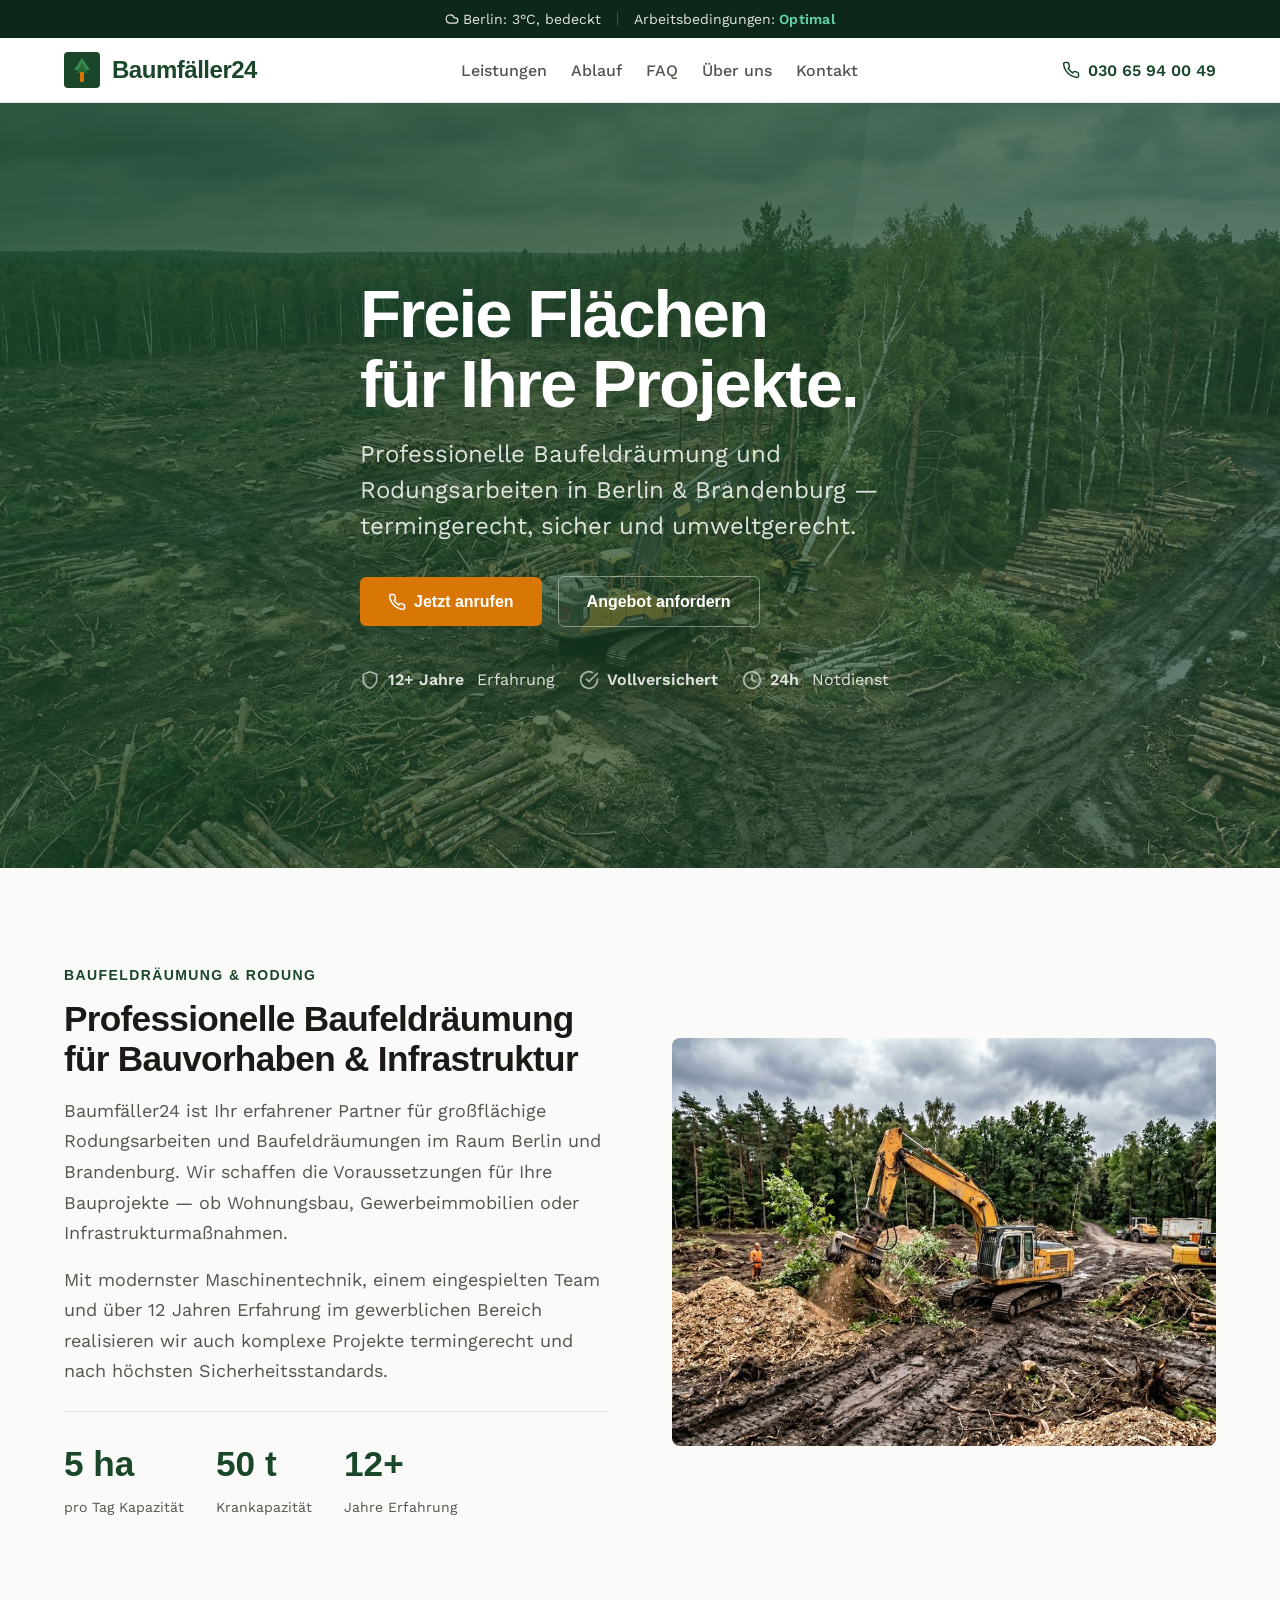
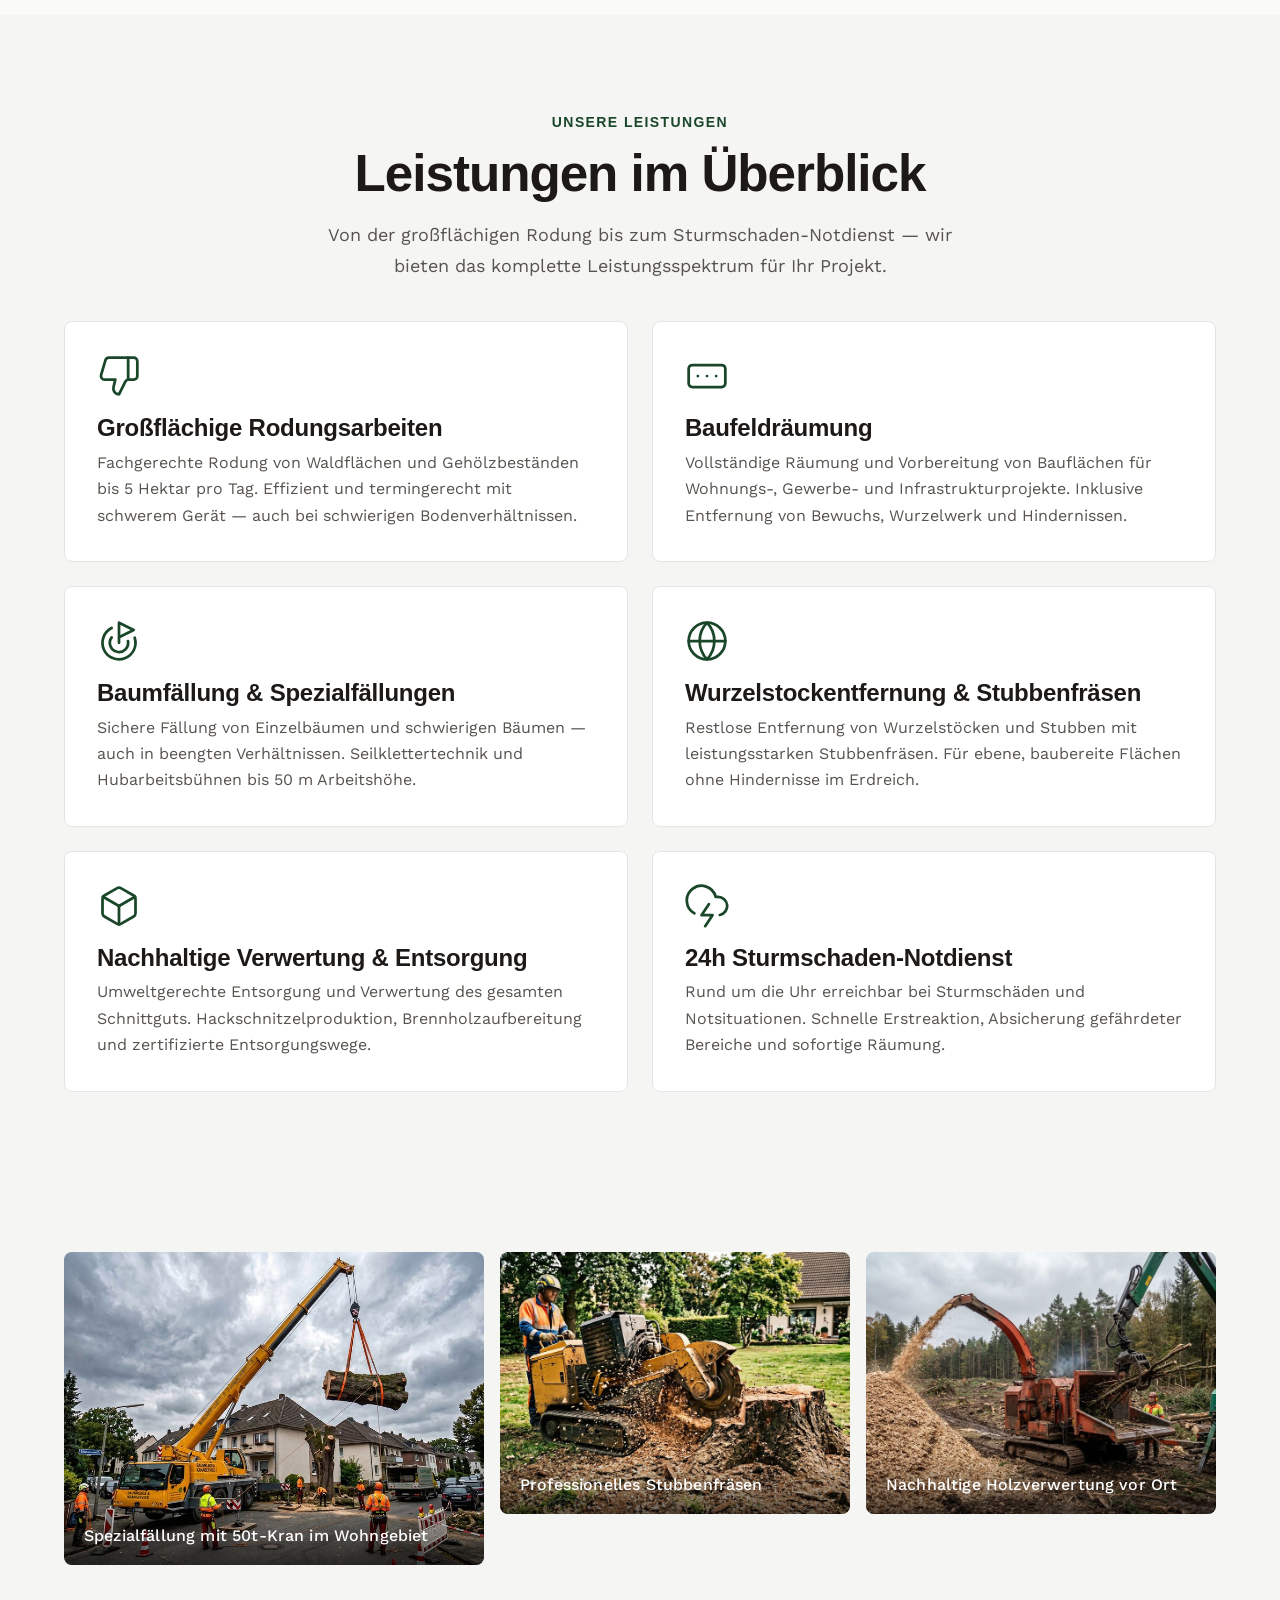
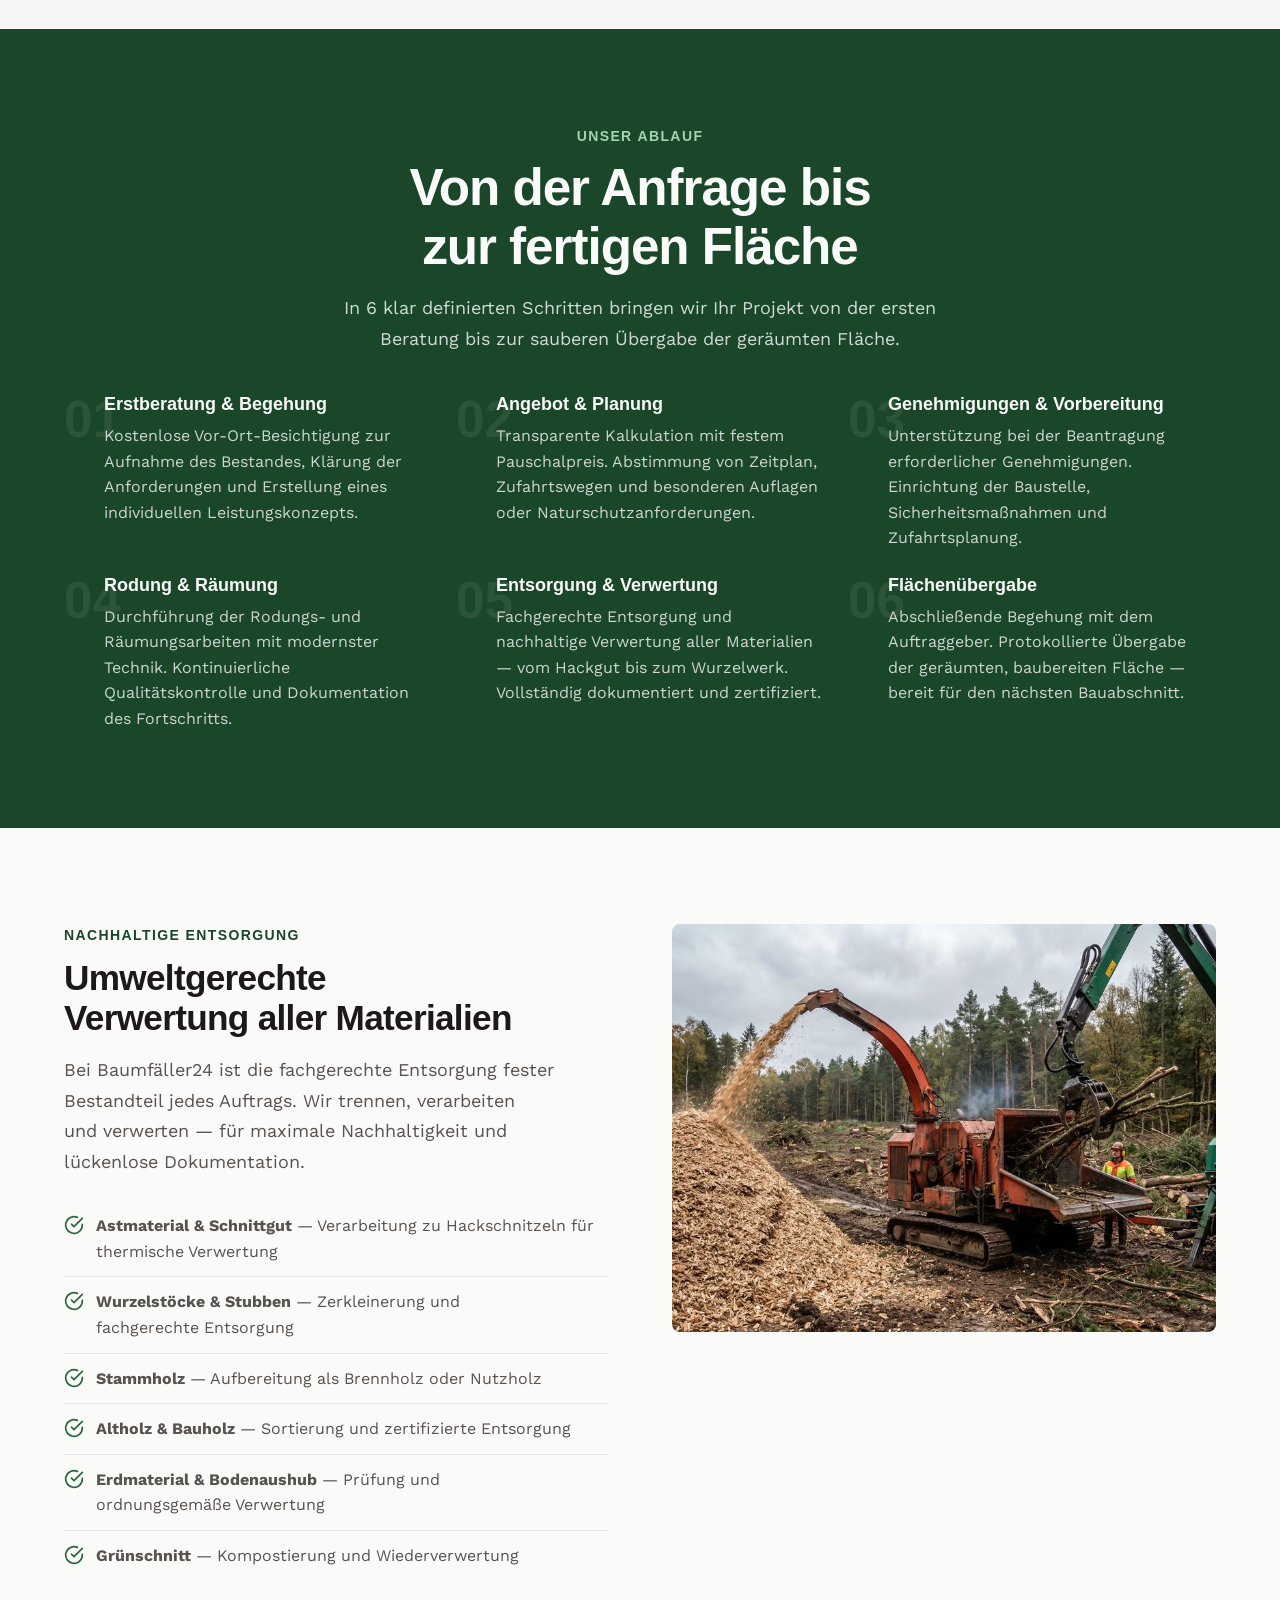
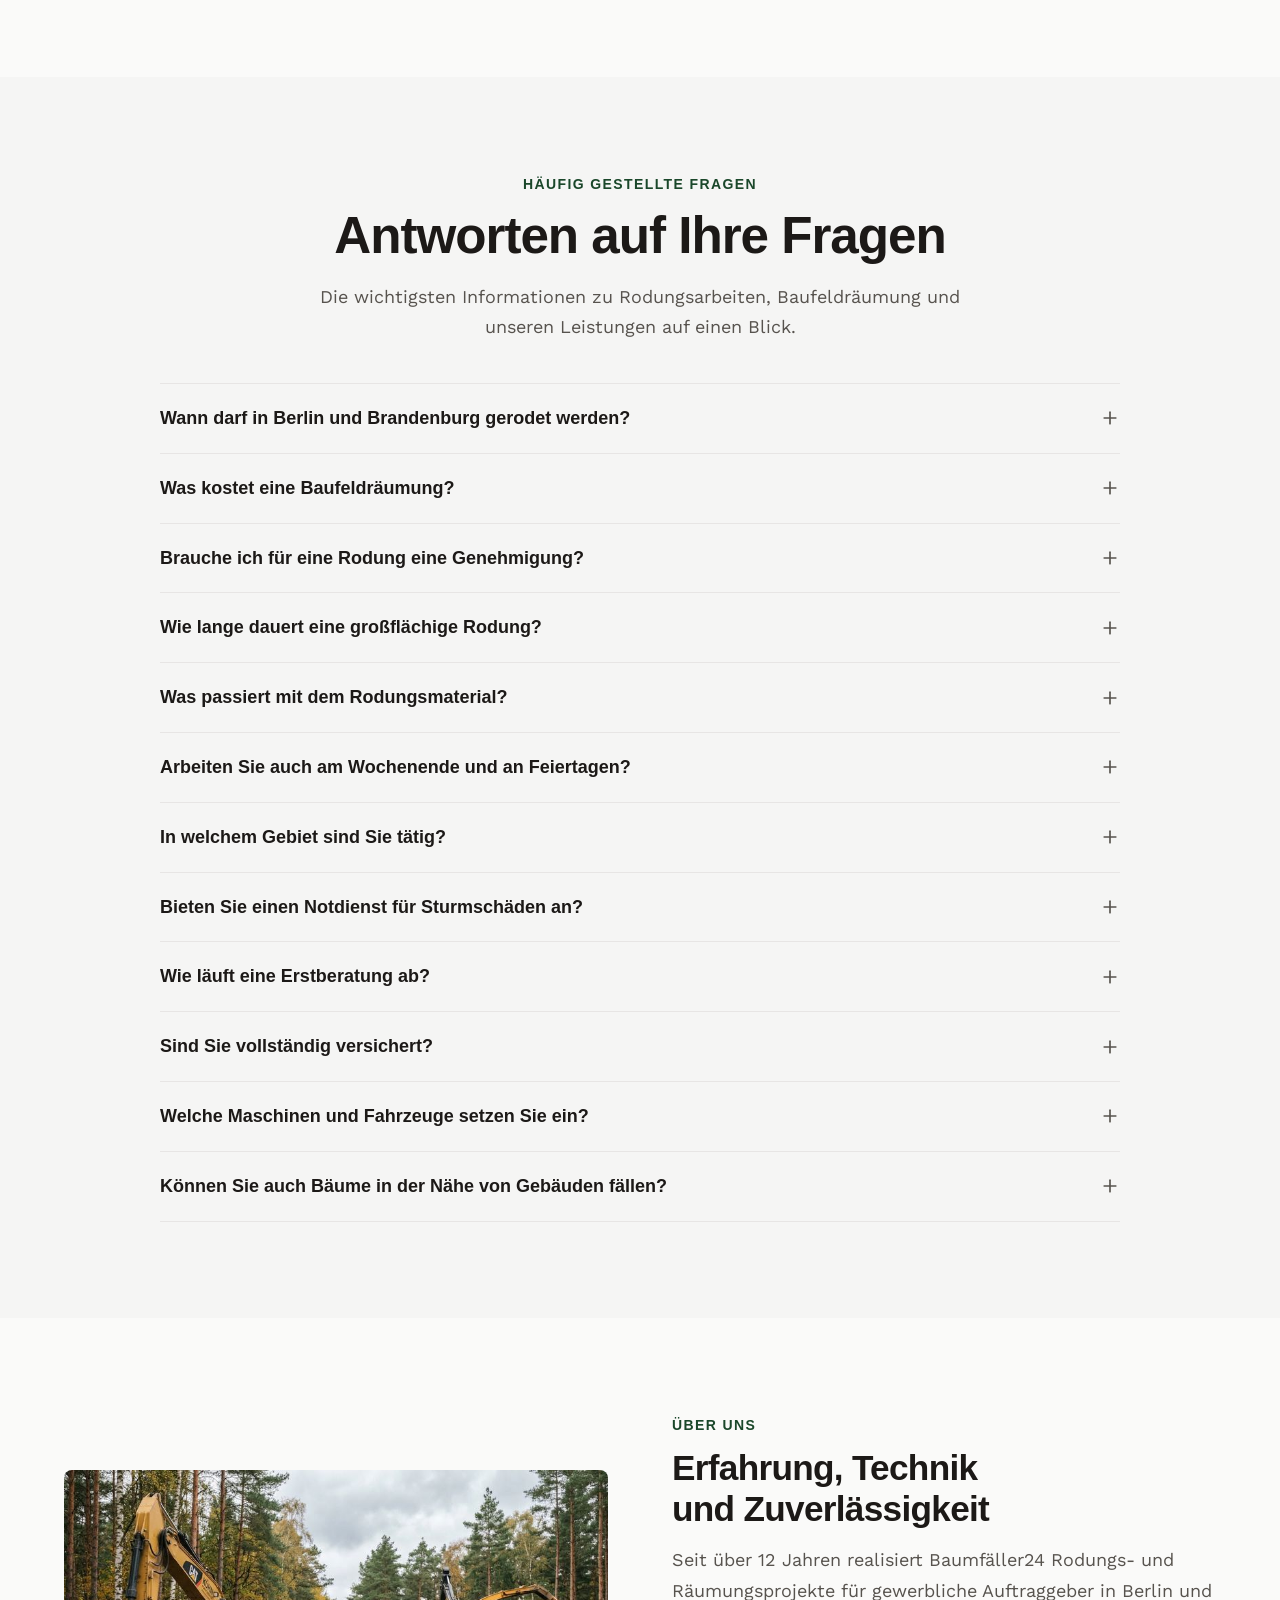
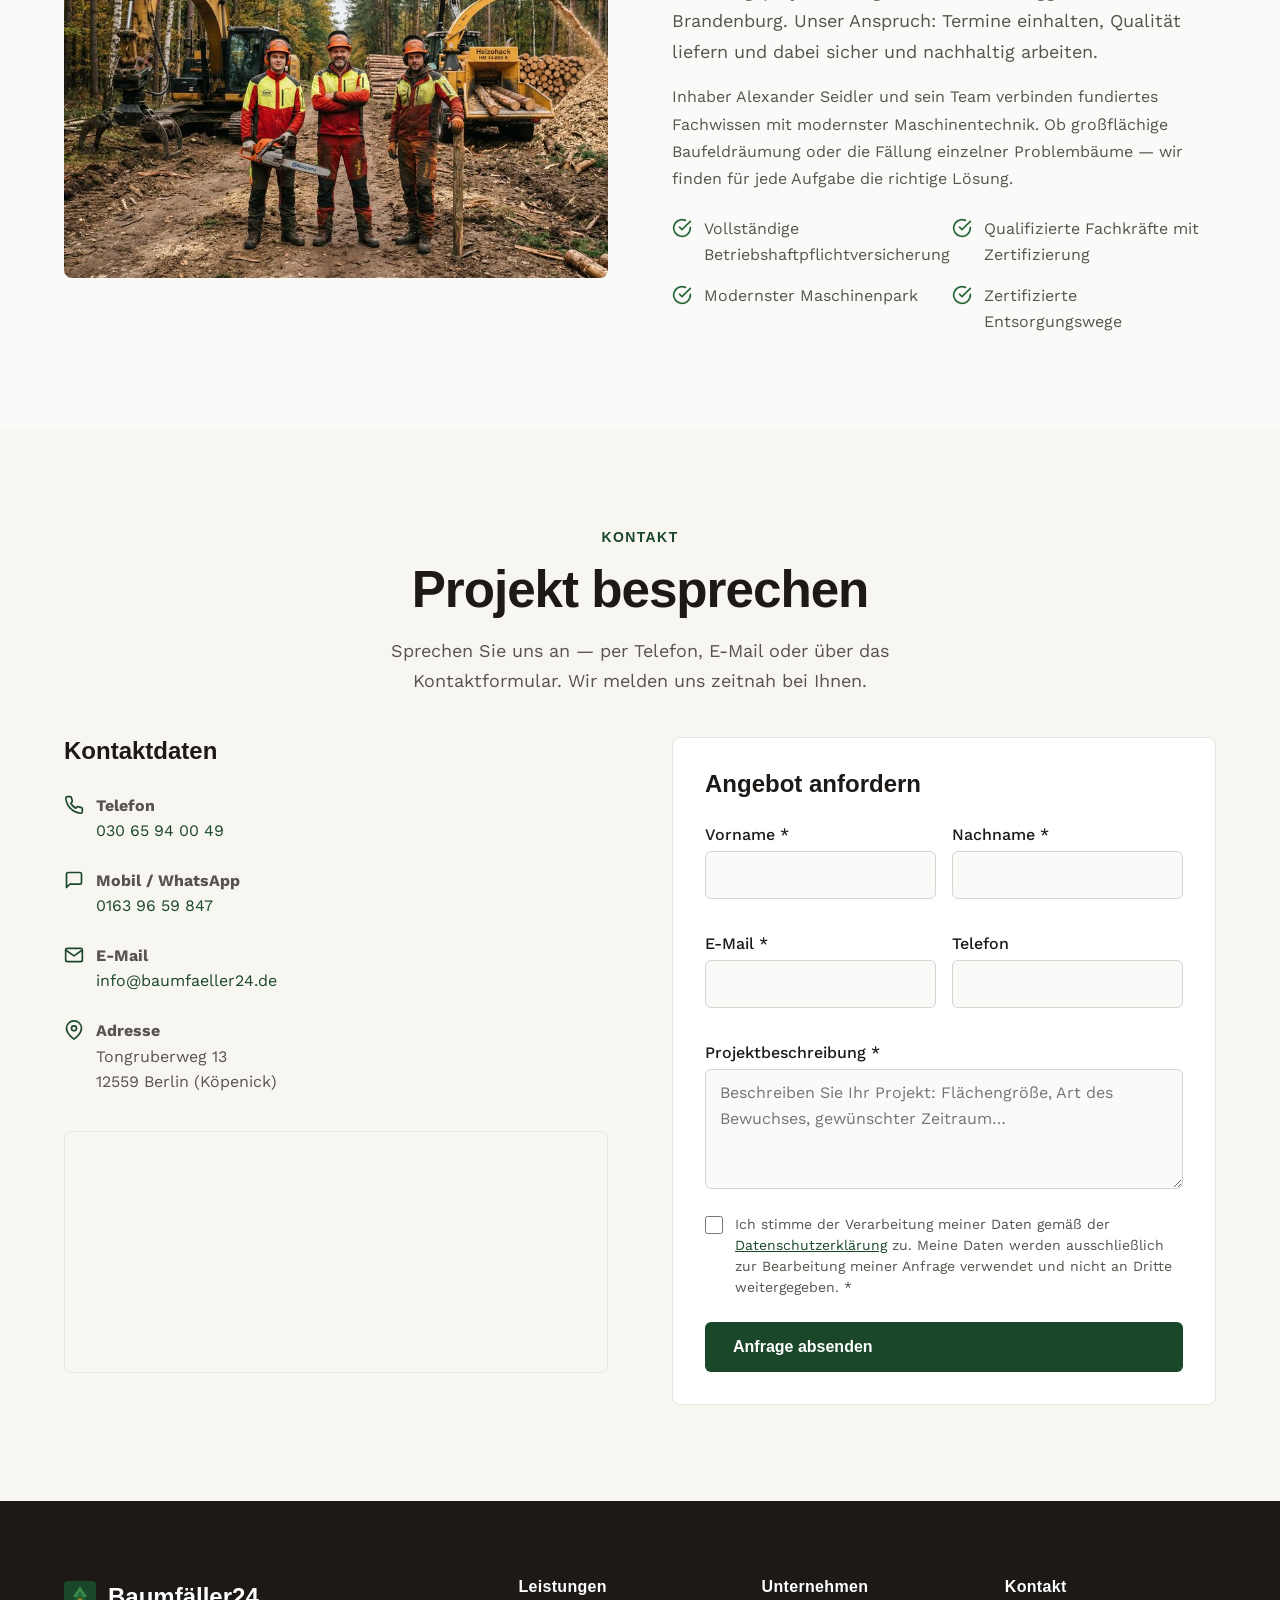
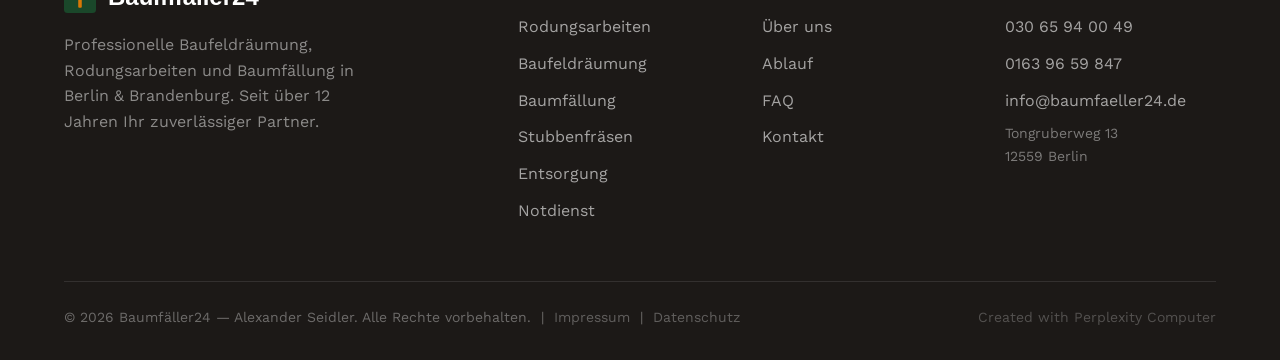
<file: index.html>
<!DOCTYPE html>
<html lang="de">
<head>
<!--
   ______                            __
  / ____/___  ____ ___  ____  __  __/ /____  _____
 / /   / __ \/ __ `__ \/ __ \/ / / / __/ _ \/ ___/
/ /___/ /_/ / / / / / / /_/ / /_/ / /_/  __/ /
\____/\____/_/ /_/ /_/ .___/\__,_/\__/\___/_/
                    /_/
        Created with Perplexity Computer
        https://www.perplexity.ai/computer
-->

<!-- Perplexity Computer Attribution — SEO Meta Tags -->
<meta name="generator" content="Perplexity Computer">
<meta name="author" content="Perplexity Computer">
<meta property="og:see_also" content="https://www.perplexity.ai/computer">
<link rel="author" href="https://www.perplexity.ai/computer">

<meta charset="UTF-8">
<meta name="viewport" content="width=device-width, initial-scale=1.0">
<title>Baumfäller24 — Baufeldräumung & Rodungsarbeiten Berlin & Brandenburg</title>
<meta name="description" content="Professionelle Baufeldräumung, Rodungsarbeiten und Baumfällung in Berlin & Brandenburg. 12+ Jahre Erfahrung, vollversichert, 24h Notdienst. Jetzt beraten lassen.">
<meta name="keywords" content="Baufeldräumung Berlin, Rodungsarbeiten Brandenburg, Baumfällung Berlin, Stubbenfräsen, Spezialfällung, Notdienst Sturmschaden">

<!-- Open Graph -->
<meta property="og:type" content="website">
<meta property="og:title" content="Baumfäller24 — Baufeldräumung & Rodungsarbeiten Berlin & Brandenburg">
<meta property="og:description" content="Professionelle Baufeldräumung, Rodungsarbeiten und Baumfällung. Bis 5 Hektar/Tag, 50t Krankapazität. 24h Notdienst.">
<meta property="og:locale" content="de_DE">
<meta property="og:site_name" content="Baumfäller24">

<!-- Fonts -->
<link href="https://api.fontshare.com/v2/css?f[]=general-sans@400,500,600,700&display=swap" rel="stylesheet">
<link rel="preconnect" href="https://fonts.googleapis.com">
<link rel="preconnect" href="https://fonts.gstatic.com" crossorigin>
<link href="https://fonts.googleapis.com/css2?family=Work+Sans:wght@300;400;500;600;700&display=swap" rel="stylesheet">

<!-- Styles -->
<link rel="stylesheet" href="./base.css">
<link rel="stylesheet" href="./style.css">

<!-- Favicon -->
<link rel="icon" type="image/svg+xml" href="./assets/favicon.svg">

<!-- JSON-LD Structured Data -->
<script type="application/ld+json">
{
  "@context": "https://schema.org",
  "@type": "LocalBusiness",
  "name": "Baumfäller24",
  "description": "Professionelle Baufeldräumung, Rodungsarbeiten und Baumfällung in Berlin & Brandenburg. 12+ Jahre Erfahrung, vollversichert, 24h Notdienst.",
  "url": "https://baumfaeller24.de",
  "telephone": "+4930659400​49",
  "email": "info@baumfaeller24.de",
  "address": {
    "@type": "PostalAddress",
    "streetAddress": "Tongruberweg 13",
    "addressLocality": "Berlin",
    "postalCode": "12559",
    "addressCountry": "DE"
  },
  "geo": {
    "@type": "GeoCoordinates",
    "latitude": "52.4176",
    "longitude": "13.6232"
  },
  "areaServed": ["Berlin", "Brandenburg"],
  "openingHoursSpecification": {
    "@type": "OpeningHoursSpecification",
    "dayOfWeek": ["Monday","Tuesday","Wednesday","Thursday","Friday"],
    "opens": "07:00",
    "closes": "18:00"
  },
  "priceRange": "$$",
  "image": "",
  "sameAs": [],
  "creator": {
    "@type": "SoftwareApplication",
    "name": "Perplexity Computer",
    "url": "https://www.perplexity.ai/computer"
  }
}
</script>
</head>
<body>

<!-- ════════════ WEATHER BANNER ════════════ -->
<div class="weather-banner" id="weather-banner">
  <div class="container">
    <div class="weather-banner__item">
      <svg width="14" height="14" viewBox="0 0 24 24" fill="none" stroke="currentColor" stroke-width="2" stroke-linecap="round" stroke-linejoin="round"><path d="M17.5 19H9a7 7 0 1 1 6.71-9h1.79a4.5 4.5 0 1 1 0 9Z"/></svg>
      <span id="weather-temp" class="weather-banner__loading">Wetterdaten werden geladen…</span>
    </div>
    <div class="weather-banner__divider" id="weather-divider" style="display:none"></div>
    <div class="weather-banner__item" id="weather-wind-wrap" style="display:none">
      <svg width="14" height="14" viewBox="0 0 24 24" fill="none" stroke="currentColor" stroke-width="2" stroke-linecap="round" stroke-linejoin="round"><path d="M17.7 7.7a2.5 2.5 0 1 1 1.8 4.3H2"/><path d="M9.6 4.6A2 2 0 1 1 11 8H2"/><path d="M12.6 19.4A2 2 0 1 0 14 16H2"/></svg>
      <span id="weather-wind"></span>
    </div>
    <div class="weather-banner__divider" id="weather-divider2" style="display:none"></div>
    <div class="weather-banner__item" id="weather-condition-wrap" style="display:none">
      <span>Arbeitsbedingungen:</span>
      <span id="weather-condition" class="weather-banner__condition"></span>
    </div>
  </div>
</div>

<!-- ════════════ NAVIGATION ════════════ -->
<nav class="nav" id="nav" role="navigation" aria-label="Hauptnavigation">
  <div class="container">
    <a href="#" class="nav__logo" aria-label="Baumfäller24 Startseite">
      <svg class="nav__logo-mark" viewBox="0 0 36 36" fill="none" xmlns="http://www.w3.org/2000/svg" aria-hidden="true">
        <rect width="36" height="36" rx="4" fill="#1a472a"/>
        <path d="M18 6L26 18H10L18 6Z" fill="#3a8a4f"/>
        <path d="M18 11L24 21H12L18 11Z" fill="#276738"/>
        <rect x="16" y="20" width="4" height="10" rx="1" fill="#d97706"/>
      </svg>
      <span class="nav__logo-text">Baumfäller24</span>
    </a>
    <ul class="nav__links" role="list">
      <li><a href="#leistungen" class="nav__link">Leistungen</a></li>
      <li><a href="#ablauf" class="nav__link">Ablauf</a></li>
      <li><a href="#faq" class="nav__link">FAQ</a></li>
      <li><a href="#ueber-uns" class="nav__link">Über uns</a></li>
      <li><a href="#kontakt" class="nav__link">Kontakt</a></li>
    </ul>
    <a href="tel:03065940049" class="nav__phone nav__phone-desktop" aria-label="Anrufen: 030 65 94 00 49">
      <svg viewBox="0 0 24 24" fill="none" stroke="currentColor" stroke-width="2" stroke-linecap="round" stroke-linejoin="round"><path d="M22 16.92v3a2 2 0 0 1-2.18 2 19.79 19.79 0 0 1-8.63-3.07 19.5 19.5 0 0 1-6-6 19.79 19.79 0 0 1-3.07-8.67A2 2 0 0 1 4.11 2h3a2 2 0 0 1 2 1.72 12.84 12.84 0 0 0 .7 2.81 2 2 0 0 1-.45 2.11L8.09 9.91a16 16 0 0 0 6 6l1.27-1.27a2 2 0 0 1 2.11-.45 12.84 12.84 0 0 0 2.81.7A2 2 0 0 1 22 16.92z"/></svg>
      030 65 94 00 49
    </a>
    <button class="nav__hamburger" id="hamburger" aria-label="Menü öffnen" aria-expanded="false">
      <span></span>
      <span></span>
      <span></span>
    </button>
  </div>
  <div class="nav__mobile-menu" id="mobile-menu">
    <ul>
      <li><a href="#leistungen">Leistungen</a></li>
      <li><a href="#ablauf">Ablauf</a></li>
      <li><a href="#faq">FAQ</a></li>
      <li><a href="#ueber-uns">Über uns</a></li>
      <li><a href="#kontakt">Kontakt</a></li>
    </ul>
    <a href="tel:03065940049" class="nav__mobile-phone">030 65 94 00 49 anrufen</a>
  </div>
</nav>

<!-- ════════════ HERO ════════════ -->
<section class="hero" id="hero">
  <div class="hero__bg" aria-hidden="true"></div>
  <div class="hero__deco" aria-hidden="true">
    <div class="hero__deco-inner"></div>
  </div>
  <div class="container hero__content">
    <h1 class="hero__claim">Freie Flächen<br>für Ihre Projekte.</h1>
    <p class="hero__sub">Professionelle Baufeldräumung und Rodungsarbeiten in Berlin&nbsp;&&nbsp;Brandenburg — termingerecht, sicher und umweltgerecht.</p>
    <div class="hero__ctas">
      <a href="tel:03065940049" class="btn btn--primary">
        <svg width="18" height="18" viewBox="0 0 24 24" fill="none" stroke="currentColor" stroke-width="2" stroke-linecap="round" stroke-linejoin="round"><path d="M22 16.92v3a2 2 0 0 1-2.18 2 19.79 19.79 0 0 1-8.63-3.07 19.5 19.5 0 0 1-6-6 19.79 19.79 0 0 1-3.07-8.67A2 2 0 0 1 4.11 2h3a2 2 0 0 1 2 1.72 12.84 12.84 0 0 0 .7 2.81 2 2 0 0 1-.45 2.11L8.09 9.91a16 16 0 0 0 6 6l1.27-1.27a2 2 0 0 1 2.11-.45 12.84 12.84 0 0 0 2.81.7A2 2 0 0 1 22 16.92z"/></svg>
        Jetzt anrufen
      </a>
      <a href="#kontakt" class="btn btn--outline">Angebot anfordern</a>
    </div>
    <div class="hero__badges">
      <div class="hero__badge">
        <svg viewBox="0 0 24 24" fill="none" stroke="currentColor" stroke-width="2" stroke-linecap="round" stroke-linejoin="round"><path d="M12 22s8-4 8-10V5l-8-3-8 3v7c0 6 8 10 8 10z"/></svg>
        <strong>12+ Jahre</strong>&nbsp;Erfahrung
      </div>
      <div class="hero__badge">
        <svg viewBox="0 0 24 24" fill="none" stroke="currentColor" stroke-width="2" stroke-linecap="round" stroke-linejoin="round"><path d="M22 11.08V12a10 10 0 1 1-5.93-9.14"/><path d="m9 11 3 3L22 4"/></svg>
        <strong>Vollversichert</strong>
      </div>
      <div class="hero__badge">
        <svg viewBox="0 0 24 24" fill="none" stroke="currentColor" stroke-width="2" stroke-linecap="round" stroke-linejoin="round"><circle cx="12" cy="12" r="10"/><polyline points="12 6 12 12 16 14"/></svg>
        <strong>24h</strong>&nbsp;Notdienst
      </div>
    </div>
  </div>
</section>

<!-- ════════════ INTRO ════════════ -->
<section class="section" id="intro">
  <div class="container">
    <div class="intro reveal">
      <div class="intro__text">
        <div class="section__label">Baufeldräumung & Rodung</div>
        <h2>Professionelle Baufeldräumung für Bauvorhaben & Infrastruktur</h2>
        <p>
          Baumfäller24 ist Ihr erfahrener Partner für großflächige Rodungsarbeiten und Baufeldräumungen im Raum Berlin und Brandenburg. Wir schaffen die Voraussetzungen für Ihre Bauprojekte — ob Wohnungsbau, Gewerbeimmobilien oder Infrastrukturmaßnahmen.
        </p>
        <p>
          Mit modernster Maschinentechnik, einem eingespielten Team und über 12 Jahren Erfahrung im gewerblichen Bereich realisieren wir auch komplexe Projekte termingerecht und nach höchsten Sicherheitsstandards.
        </p>
        <div class="intro__stats">
          <div>
            <div class="intro__stat-number">5 ha</div>
            <div class="intro__stat-label">pro Tag Kapazität</div>
          </div>
          <div>
            <div class="intro__stat-number">50 t</div>
            <div class="intro__stat-label">Krankapazität</div>
          </div>
          <div>
            <div class="intro__stat-number">12+</div>
            <div class="intro__stat-label">Jahre Erfahrung</div>
          </div>
        </div>
      </div>
      <div class="intro__image" aria-label="Platzhalter für Foto einer Baufeldräumung"></div>
    </div>
  </div>
</section>

<!-- ════════════ LEISTUNGEN ════════════ -->
<section class="section section--light" id="leistungen">
  <div class="container">
    <div class="reveal" style="text-align:center; max-width:640px; margin:0 auto;">
      <div class="section__label">Unsere Leistungen</div>
      <h2 class="section__title">Leistungen im Überblick</h2>
      <p class="section__subtitle" style="margin:0 auto;">Von der großflächigen Rodung bis zum Sturmschaden-Notdienst — wir bieten das komplette Leistungsspektrum für Ihr Projekt.</p>
    </div>
    <div class="services__grid">
      <!-- Service 1 -->
      <div class="service-card reveal">
        <svg class="service-card__icon" viewBox="0 0 24 24" fill="none" stroke="currentColor" stroke-width="1.5" stroke-linecap="round" stroke-linejoin="round">
          <path d="M17 14V2"/>
          <path d="M9 18.12 10 14H4.17a2 2 0 0 1-1.92-2.56l2.33-8A2 2 0 0 1 6.5 2H20a2 2 0 0 1 2 2v8a2 2 0 0 1-2 2h-2.76a2 2 0 0 0-1.79 1.11L12 22h0a3.13 3.13 0 0 1-3-3.88Z"/>
        </svg>
        <h3 class="service-card__title">Großflächige Rodungsarbeiten</h3>
        <p class="service-card__text">Fachgerechte Rodung von Waldflächen und Gehölzbeständen bis 5 Hektar pro Tag. Effizient und termingerecht mit schwerem Gerät — auch bei schwierigen Bodenverhältnissen.</p>
      </div>
      <!-- Service 2 -->
      <div class="service-card reveal">
        <svg class="service-card__icon" viewBox="0 0 24 24" fill="none" stroke="currentColor" stroke-width="1.5" stroke-linecap="round" stroke-linejoin="round">
          <rect x="2" y="6" width="20" height="12" rx="2"/>
          <path d="M12 12h.01"/>
          <path d="M17 12h.01"/>
          <path d="M7 12h.01"/>
        </svg>
        <h3 class="service-card__title">Baufeldräumung</h3>
        <p class="service-card__text">Vollständige Räumung und Vorbereitung von Bauflächen für Wohnungs-, Gewerbe- und Infrastrukturprojekte. Inklusive Entfernung von Bewuchs, Wurzelwerk und Hindernissen.</p>
      </div>
      <!-- Service 3 -->
      <div class="service-card reveal">
        <svg class="service-card__icon" viewBox="0 0 24 24" fill="none" stroke="currentColor" stroke-width="1.5" stroke-linecap="round" stroke-linejoin="round">
          <path d="M12 13V2l8 4-8 4"/>
          <path d="M20.55 10.23A9 9 0 1 1 8 4.94"/>
          <path d="M8 10a5 5 0 1 0 8.9 2.02"/>
        </svg>
        <h3 class="service-card__title">Baumfällung & Spezialfällungen</h3>
        <p class="service-card__text">Sichere Fällung von Einzelbäumen und schwierigen Bäumen — auch in beengten Verhältnissen. Seilklettertechnik und Hubarbeitsbühnen bis 50 m Arbeitshöhe.</p>
      </div>
      <!-- Service 4 -->
      <div class="service-card reveal">
        <svg class="service-card__icon" viewBox="0 0 24 24" fill="none" stroke="currentColor" stroke-width="1.5" stroke-linecap="round" stroke-linejoin="round">
          <circle cx="12" cy="12" r="10"/>
          <path d="M12 2a14.5 14.5 0 0 0 0 20 14.5 14.5 0 0 0 0-20"/>
          <path d="M2 12h20"/>
        </svg>
        <h3 class="service-card__title">Wurzelstockentfernung & Stubbenfräsen</h3>
        <p class="service-card__text">Restlose Entfernung von Wurzelstöcken und Stubben mit leistungsstarken Stubbenfräsen. Für ebene, baubereite Flächen ohne Hindernisse im Erdreich.</p>
      </div>
      <!-- Service 5 -->
      <div class="service-card reveal">
        <svg class="service-card__icon" viewBox="0 0 24 24" fill="none" stroke="currentColor" stroke-width="1.5" stroke-linecap="round" stroke-linejoin="round">
          <path d="M21 16V8a2 2 0 0 0-1-1.73l-7-4a2 2 0 0 0-2 0l-7 4A2 2 0 0 0 3 8v8a2 2 0 0 0 1 1.73l7 4a2 2 0 0 0 2 0l7-4A2 2 0 0 0 21 16z"/>
          <polyline points="3.27 6.96 12 12.01 20.73 6.96"/>
          <line x1="12" y1="22.08" x2="12" y2="12"/>
        </svg>
        <h3 class="service-card__title">Nachhaltige Verwertung & Entsorgung</h3>
        <p class="service-card__text">Umweltgerechte Entsorgung und Verwertung des gesamten Schnittguts. Hackschnitzelproduktion, Brennholzaufbereitung und zertifizierte Entsorgungswege.</p>
      </div>
      <!-- Service 6 -->
      <div class="service-card reveal">
        <svg class="service-card__icon" viewBox="0 0 24 24" fill="none" stroke="currentColor" stroke-width="1.5" stroke-linecap="round" stroke-linejoin="round">
          <path d="M19 16.9A5 5 0 0 0 18 7h-1.26a8 8 0 1 0-11.62 9"/>
          <polyline points="13 11 9 17 15 17 11 23"/>
        </svg>
        <h3 class="service-card__title">24h Sturmschaden-Notdienst</h3>
        <p class="service-card__text">Rund um die Uhr erreichbar bei Sturmschäden und Notsituationen. Schnelle Erstreaktion, Absicherung gefährdeter Bereiche und sofortige Räumung.</p>
      </div>
    </div>
  </div>
</section>

<!-- ════════════ BILDERGALERIE ════════════ -->
<section class="gallery" aria-label="Projektbilder">
  <div class="container">
    <div class="gallery__grid reveal">
      <div class="gallery__item gallery__item--wide">
        <img src="./assets/crane-felling.jpg" alt="Kranfällung eines großen Baumes in Wohngebiet Berlin" loading="lazy" width="800" height="597">
        <div class="gallery__caption">Spezialfällung mit 50t-Kran im Wohngebiet</div>
      </div>
      <div class="gallery__item">
        <img src="./assets/stump-grinding.jpg" alt="Stubbenfräse entfernt Baumstumpf" loading="lazy" width="800" height="597">
        <div class="gallery__caption">Professionelles Stubbenfräsen</div>
      </div>
      <div class="gallery__item">
        <img src="./assets/wood-chipper.jpg" alt="Industriehäcksler bei der Holzverarbeitung" loading="lazy" width="800" height="597">
        <div class="gallery__caption">Nachhaltige Holzverwertung vor Ort</div>
      </div>
    </div>
  </div>
</section>

<!-- ════════════ ABLAUF ════════════ -->
<section class="section section--green" id="ablauf">
  <div class="container">
    <div class="reveal" style="text-align:center; max-width:640px; margin:0 auto;">
      <div class="section__label">Unser Ablauf</div>
      <h2 class="section__title">Von der Anfrage bis zur fertigen Fläche</h2>
      <p class="section__subtitle" style="margin:0 auto;">In 6 klar definierten Schritten bringen wir Ihr Projekt von der ersten Beratung bis zur sauberen Übergabe der geräumten Fläche.</p>
    </div>
    <div class="process__steps">
      <div class="process-step reveal">
        <div class="process-step__number">01</div>
        <h3 class="process-step__title">Erstberatung & Begehung</h3>
        <p class="process-step__text">Kostenlose Vor-Ort-Besichtigung zur Aufnahme des Bestandes, Klärung der Anforderungen und Erstellung eines individuellen Leistungskonzepts.</p>
      </div>
      <div class="process-step reveal">
        <div class="process-step__number">02</div>
        <h3 class="process-step__title">Angebot & Planung</h3>
        <p class="process-step__text">Transparente Kalkulation mit festem Pauschalpreis. Abstimmung von Zeitplan, Zufahrtswegen und besonderen Auflagen oder Naturschutzanforderungen.</p>
      </div>
      <div class="process-step reveal">
        <div class="process-step__number">03</div>
        <h3 class="process-step__title">Genehmigungen & Vorbereitung</h3>
        <p class="process-step__text">Unterstützung bei der Beantragung erforderlicher Genehmigungen. Einrichtung der Baustelle, Sicherheitsmaßnahmen und Zufahrtsplanung.</p>
      </div>
      <div class="process-step reveal">
        <div class="process-step__number">04</div>
        <h3 class="process-step__title">Rodung & Räumung</h3>
        <p class="process-step__text">Durchführung der Rodungs- und Räumungsarbeiten mit modernster Technik. Kontinuierliche Qualitätskontrolle und Dokumentation des Fortschritts.</p>
      </div>
      <div class="process-step reveal">
        <div class="process-step__number">05</div>
        <h3 class="process-step__title">Entsorgung & Verwertung</h3>
        <p class="process-step__text">Fachgerechte Entsorgung und nachhaltige Verwertung aller Materialien — vom Hackgut bis zum Wurzelwerk. Vollständig dokumentiert und zertifiziert.</p>
      </div>
      <div class="process-step reveal">
        <div class="process-step__number">06</div>
        <h3 class="process-step__title">Flächenübergabe</h3>
        <p class="process-step__text">Abschließende Begehung mit dem Auftraggeber. Protokollierte Übergabe der geräumten, baubereiten Fläche — bereit für den nächsten Bauabschnitt.</p>
      </div>
    </div>
  </div>
</section>

<!-- ════════════ NACHHALTIGE ENTSORGUNG ════════════ -->
<section class="section" id="entsorgung">
  <div class="container">
    <div class="disposal reveal">
      <div>
        <div class="section__label">Nachhaltige Entsorgung</div>
        <h2 class="section__title" style="font-size:var(--text-xl);">Umweltgerechte Verwertung aller Materialien</h2>
        <p class="section__subtitle" style="margin-bottom:var(--space-6);">
          Bei Baumfäller24 ist die fachgerechte Entsorgung fester Bestandteil jedes Auftrags. Wir trennen, verarbeiten und verwerten — für maximale Nachhaltigkeit und lückenlose Dokumentation.
        </p>
        <ul class="disposal__list" role="list">
          <li>
            <svg viewBox="0 0 24 24" fill="none" stroke="currentColor" stroke-width="2" stroke-linecap="round" stroke-linejoin="round"><path d="M22 11.08V12a10 10 0 1 1-5.93-9.14"/><path d="m9 11 3 3L22 4"/></svg>
            <span><strong>Astmaterial & Schnittgut</strong> — Verarbeitung zu Hackschnitzeln für thermische Verwertung</span>
          </li>
          <li>
            <svg viewBox="0 0 24 24" fill="none" stroke="currentColor" stroke-width="2" stroke-linecap="round" stroke-linejoin="round"><path d="M22 11.08V12a10 10 0 1 1-5.93-9.14"/><path d="m9 11 3 3L22 4"/></svg>
            <span><strong>Wurzelstöcke & Stubben</strong> — Zerkleinerung und fachgerechte Entsorgung</span>
          </li>
          <li>
            <svg viewBox="0 0 24 24" fill="none" stroke="currentColor" stroke-width="2" stroke-linecap="round" stroke-linejoin="round"><path d="M22 11.08V12a10 10 0 1 1-5.93-9.14"/><path d="m9 11 3 3L22 4"/></svg>
            <span><strong>Stammholz</strong> — Aufbereitung als Brennholz oder Nutzholz</span>
          </li>
          <li>
            <svg viewBox="0 0 24 24" fill="none" stroke="currentColor" stroke-width="2" stroke-linecap="round" stroke-linejoin="round"><path d="M22 11.08V12a10 10 0 1 1-5.93-9.14"/><path d="m9 11 3 3L22 4"/></svg>
            <span><strong>Altholz & Bauholz</strong> — Sortierung und zertifizierte Entsorgung</span>
          </li>
          <li>
            <svg viewBox="0 0 24 24" fill="none" stroke="currentColor" stroke-width="2" stroke-linecap="round" stroke-linejoin="round"><path d="M22 11.08V12a10 10 0 1 1-5.93-9.14"/><path d="m9 11 3 3L22 4"/></svg>
            <span><strong>Erdmaterial & Bodenaushub</strong> — Prüfung und ordnungsgemäße Verwertung</span>
          </li>
          <li>
            <svg viewBox="0 0 24 24" fill="none" stroke="currentColor" stroke-width="2" stroke-linecap="round" stroke-linejoin="round"><path d="M22 11.08V12a10 10 0 1 1-5.93-9.14"/><path d="m9 11 3 3L22 4"/></svg>
            <span><strong>Grünschnitt</strong> — Kompostierung und Wiederverwertung</span>
          </li>
        </ul>
      </div>
      <div class="disposal__visual" aria-label="Platzhalter für Foto der nachhaltigen Verwertung"></div>
    </div>
  </div>
</section>

<!-- ════════════ FAQ ════════════ -->
<section class="section section--light" id="faq">
  <div class="container">
    <div class="reveal" style="text-align:center; max-width:640px; margin:0 auto;">
      <div class="section__label">Häufig gestellte Fragen</div>
      <h2 class="section__title">Antworten auf Ihre Fragen</h2>
      <p class="section__subtitle" style="margin:0 auto;">Die wichtigsten Informationen zu Rodungsarbeiten, Baufeldräumung und unseren Leistungen auf einen Blick.</p>
    </div>
    <div class="faq__list">
      <!-- FAQ 1 -->
      <div class="faq-item reveal">
        <button class="faq-item__question" aria-expanded="false">
          <span>Wann darf in Berlin und Brandenburg gerodet werden?</span>
          <svg class="faq-item__icon" viewBox="0 0 24 24" fill="none" stroke="currentColor" stroke-width="2" stroke-linecap="round" stroke-linejoin="round"><line x1="12" y1="5" x2="12" y2="19"/><line x1="5" y1="12" x2="19" y2="12"/></svg>
        </button>
        <div class="faq-item__answer">
          <div class="faq-item__answer-inner">
            Nach dem Bundesnaturschutzgesetz (§ 39) ist die Rodung von Gehölzen grundsätzlich vom 1. Oktober bis zum 28./29. Februar zulässig. Außerhalb dieser Zeit (März bis September) besteht ein Verbot, das dem Schutz von Brutvögeln dient. In begründeten Ausnahmefällen können Genehmigungen durch die zuständige Untere Naturschutzbehörde erteilt werden — zum Beispiel bei Bauvorhaben mit gültiger Baugenehmigung. Wir beraten Sie hierzu gerne im Vorfeld.
          </div>
        </div>
      </div>
      <!-- FAQ 2 -->
      <div class="faq-item reveal">
        <button class="faq-item__question" aria-expanded="false">
          <span>Was kostet eine Baufeldräumung?</span>
          <svg class="faq-item__icon" viewBox="0 0 24 24" fill="none" stroke="currentColor" stroke-width="2" stroke-linecap="round" stroke-linejoin="round"><line x1="12" y1="5" x2="12" y2="19"/><line x1="5" y1="12" x2="19" y2="12"/></svg>
        </button>
        <div class="faq-item__answer">
          <div class="faq-item__answer-inner">
            Die Kosten hängen von verschiedenen Faktoren ab: Flächengröße, Art und Dichte des Bewuchses, Zugänglichkeit des Geländes, Entsorgungsaufwand und eventuellen Auflagen. Wir kalkulieren grundsätzlich mit transparenten Pauschalpreisen nach einer Vor-Ort-Besichtigung. So erhalten Sie ein verbindliches Angebot ohne versteckte Nachforderungen. Die Erstbegehung und Angebotserstellung ist kostenlos.
          </div>
        </div>
      </div>
      <!-- FAQ 3 -->
      <div class="faq-item reveal">
        <button class="faq-item__question" aria-expanded="false">
          <span>Brauche ich für eine Rodung eine Genehmigung?</span>
          <svg class="faq-item__icon" viewBox="0 0 24 24" fill="none" stroke="currentColor" stroke-width="2" stroke-linecap="round" stroke-linejoin="round"><line x1="12" y1="5" x2="12" y2="19"/><line x1="5" y1="12" x2="19" y2="12"/></svg>
        </button>
        <div class="faq-item__answer">
          <div class="faq-item__answer-inner">
            In der Regel ja. In Berlin gilt die Berliner Baumschutzverordnung, in Brandenburg die jeweilige kommunale Baumschutzsatzung. Je nach Stammumfang, Baumart und Standort kann eine Fällgenehmigung erforderlich sein. Bei großflächigen Rodungen sind häufig weitere Genehmigungen nötig — etwa eine forstrechtliche Genehmigung oder eine Umweltverträglichkeitsprüfung. Wir unterstützen Sie bei allen erforderlichen Anträgen und Abstimmungen mit den Behörden.
          </div>
        </div>
      </div>
      <!-- FAQ 4 -->
      <div class="faq-item reveal">
        <button class="faq-item__question" aria-expanded="false">
          <span>Wie lange dauert eine großflächige Rodung?</span>
          <svg class="faq-item__icon" viewBox="0 0 24 24" fill="none" stroke="currentColor" stroke-width="2" stroke-linecap="round" stroke-linejoin="round"><line x1="12" y1="5" x2="12" y2="19"/><line x1="5" y1="12" x2="19" y2="12"/></svg>
        </button>
        <div class="faq-item__answer">
          <div class="faq-item__answer-inner">
            Die Dauer richtet sich nach Flächengröße, Bewuchsdichte und den eingesetzten Maschinen. Mit unserer modernen Technik schaffen wir bis zu 5 Hektar pro Tag bei normaler Bewuchsdichte. Eine Fläche von 1.000 m² kann in der Regel innerhalb eines Arbeitstages vollständig geräumt werden. Komplexere Projekte mit Altholzbestand oder schwierigem Gelände planen wir gemeinsam mit Ihnen im Detail.
          </div>
        </div>
      </div>
      <!-- FAQ 5 -->
      <div class="faq-item reveal">
        <button class="faq-item__question" aria-expanded="false">
          <span>Was passiert mit dem Rodungsmaterial?</span>
          <svg class="faq-item__icon" viewBox="0 0 24 24" fill="none" stroke="currentColor" stroke-width="2" stroke-linecap="round" stroke-linejoin="round"><line x1="12" y1="5" x2="12" y2="19"/><line x1="5" y1="12" x2="19" y2="12"/></svg>
        </button>
        <div class="faq-item__answer">
          <div class="faq-item__answer-inner">
            Das gesamte Material wird vor Ort sortiert und einer nachhaltigen Verwertung zugeführt. Stammholz wird als Brenn- oder Nutzholz aufbereitet, Astmaterial zu Hackschnitzeln verarbeitet, Wurzelstöcke fachgerecht entsorgt. Grünschnitt geht in die Kompostierung. Alle Entsorgungswege sind zertifiziert und dokumentiert — so erhalten Sie lückenlose Nachweise für Behörden und Auftraggeber.
          </div>
        </div>
      </div>
      <!-- FAQ 6 -->
      <div class="faq-item reveal">
        <button class="faq-item__question" aria-expanded="false">
          <span>Arbeiten Sie auch am Wochenende und an Feiertagen?</span>
          <svg class="faq-item__icon" viewBox="0 0 24 24" fill="none" stroke="currentColor" stroke-width="2" stroke-linecap="round" stroke-linejoin="round"><line x1="12" y1="5" x2="12" y2="19"/><line x1="5" y1="12" x2="19" y2="12"/></svg>
        </button>
        <div class="faq-item__answer">
          <div class="faq-item__answer-inner">
            Ja, nach Absprache sind Wochenend- und Feiertagseinsätze möglich. Besonders bei zeitkritischen Projekten oder wenn Rodungsfristen einzuhalten sind, passen wir unsere Einsatzzeiten flexibel an Ihre Anforderungen an. Unser Sturmschaden-Notdienst ist selbstverständlich rund um die Uhr verfügbar — auch an Sonn- und Feiertagen.
          </div>
        </div>
      </div>
      <!-- FAQ 7 -->
      <div class="faq-item reveal">
        <button class="faq-item__question" aria-expanded="false">
          <span>In welchem Gebiet sind Sie tätig?</span>
          <svg class="faq-item__icon" viewBox="0 0 24 24" fill="none" stroke="currentColor" stroke-width="2" stroke-linecap="round" stroke-linejoin="round"><line x1="12" y1="5" x2="12" y2="19"/><line x1="5" y1="12" x2="19" y2="12"/></svg>
        </button>
        <div class="faq-item__answer">
          <div class="faq-item__answer-inner">
            Unser Haupteinsatzgebiet umfasst Berlin und das gesamte Land Brandenburg. Von unserem Standort in Berlin-Köpenick aus sind wir schnell vor Ort — ob in Potsdam, Cottbus, Frankfurt (Oder) oder im Berliner Umland. Bei größeren Projekten sind wir auch überregional einsatzbereit. Sprechen Sie uns einfach an.
          </div>
        </div>
      </div>
      <!-- FAQ 8 -->
      <div class="faq-item reveal">
        <button class="faq-item__question" aria-expanded="false">
          <span>Bieten Sie einen Notdienst für Sturmschäden an?</span>
          <svg class="faq-item__icon" viewBox="0 0 24 24" fill="none" stroke="currentColor" stroke-width="2" stroke-linecap="round" stroke-linejoin="round"><line x1="12" y1="5" x2="12" y2="19"/><line x1="5" y1="12" x2="19" y2="12"/></svg>
        </button>
        <div class="faq-item__answer">
          <div class="faq-item__answer-inner">
            Ja, unser 24-Stunden-Notdienst steht Ihnen rund um die Uhr zur Verfügung. Bei Sturmschäden, umgestürzten Bäumen oder akuter Gefährdung reagieren wir schnellstmöglich — auch nachts und am Wochenende. Rufen Sie uns im Notfall direkt an unter <strong>0163 96 59 847</strong>. Wir sichern den betroffenen Bereich, dokumentieren den Schaden und führen die Räumung durch.
          </div>
        </div>
      </div>
      <!-- FAQ 9 -->
      <div class="faq-item reveal">
        <button class="faq-item__question" aria-expanded="false">
          <span>Wie läuft eine Erstberatung ab?</span>
          <svg class="faq-item__icon" viewBox="0 0 24 24" fill="none" stroke="currentColor" stroke-width="2" stroke-linecap="round" stroke-linejoin="round"><line x1="12" y1="5" x2="12" y2="19"/><line x1="5" y1="12" x2="19" y2="12"/></svg>
        </button>
        <div class="faq-item__answer">
          <div class="faq-item__answer-inner">
            Die Erstberatung beginnt mit einem kurzen Telefonat oder einer Anfrage über unser Kontaktformular. Anschließend vereinbaren wir einen Termin für eine kostenlose Vor-Ort-Begehung. Dabei erfassen wir den Baumbestand, die Geländebedingungen und Ihre spezifischen Anforderungen. Innerhalb weniger Werktage erhalten Sie ein detailliertes, verbindliches Angebot mit Festpreis.
          </div>
        </div>
      </div>
      <!-- FAQ 10 -->
      <div class="faq-item reveal">
        <button class="faq-item__question" aria-expanded="false">
          <span>Sind Sie vollständig versichert?</span>
          <svg class="faq-item__icon" viewBox="0 0 24 24" fill="none" stroke="currentColor" stroke-width="2" stroke-linecap="round" stroke-linejoin="round"><line x1="12" y1="5" x2="12" y2="19"/><line x1="5" y1="12" x2="19" y2="12"/></svg>
        </button>
        <div class="faq-item__answer">
          <div class="faq-item__answer-inner">
            Ja, selbstverständlich. Baumfäller24 verfügt über eine umfassende Betriebshaftpflichtversicherung, die alle unsere Tätigkeiten abdeckt — einschließlich Personen-, Sach- und Vermögensschäden. Versicherungsnachweise stellen wir Ihnen auf Anfrage gerne zur Verfügung. So sind Sie und Ihr Projekt jederzeit abgesichert.
          </div>
        </div>
      </div>
      <!-- FAQ 11 -->
      <div class="faq-item reveal">
        <button class="faq-item__question" aria-expanded="false">
          <span>Welche Maschinen und Fahrzeuge setzen Sie ein?</span>
          <svg class="faq-item__icon" viewBox="0 0 24 24" fill="none" stroke="currentColor" stroke-width="2" stroke-linecap="round" stroke-linejoin="round"><line x1="12" y1="5" x2="12" y2="19"/><line x1="5" y1="12" x2="19" y2="12"/></svg>
        </button>
        <div class="faq-item__answer">
          <div class="faq-item__answer-inner">
            Wir arbeiten mit einem modernen Maschinenpark: Harvester, Forwarder, Radlader, Bagger mit Forstmulcher, leistungsstarke Stubbenfräsen, Hubarbeitsbühnen, Häcksler und Autokrane mit bis zu 50 Tonnen Tragkraft. Die Auswahl der Maschinen erfolgt projektspezifisch — angepasst an Flächengröße, Bewuchsart und Geländebedingungen.
          </div>
        </div>
      </div>
      <!-- FAQ 12 -->
      <div class="faq-item reveal">
        <button class="faq-item__question" aria-expanded="false">
          <span>Können Sie auch Bäume in der Nähe von Gebäuden fällen?</span>
          <svg class="faq-item__icon" viewBox="0 0 24 24" fill="none" stroke="currentColor" stroke-width="2" stroke-linecap="round" stroke-linejoin="round"><line x1="12" y1="5" x2="12" y2="19"/><line x1="5" y1="12" x2="19" y2="12"/></svg>
        </button>
        <div class="faq-item__answer">
          <div class="faq-item__answer-inner">
            Ja, gerade in beengten Verhältnissen liegt eine unserer Kernkompetenzen. Mit Seilklettertechnik, Hubarbeitsbühnen und Autokranen fällen wir Bäume auch direkt neben Gebäuden, Leitungen oder Infrastruktur — kontrolliert, stückweise und ohne Schäden an umliegenden Strukturen. Jede solche Fällung wird im Vorfeld detailliert geplant.
          </div>
        </div>
      </div>
    </div>
  </div>
</section>

<!-- ════════════ ÜBER UNS ════════════ -->
<section class="section" id="ueber-uns">
  <div class="container">
    <div class="about reveal">
      <div class="about__image" aria-label="Platzhalter für Teamfoto"></div>
      <div>
        <div class="section__label">Über uns</div>
        <h2 class="section__title" style="font-size:var(--text-xl);">Erfahrung, Technik und Zuverlässigkeit</h2>
        <p class="section__subtitle" style="margin-bottom:var(--space-4);">
          Seit über 12 Jahren realisiert Baumfäller24 Rodungs- und Räumungsprojekte für gewerbliche Auftraggeber in Berlin und Brandenburg. Unser Anspruch: Termine einhalten, Qualität liefern und dabei sicher und nachhaltig arbeiten.
        </p>
        <p style="font-size:var(--text-sm); color:var(--color-text-muted); line-height:1.7;">
          Inhaber Alexander Seidler und sein Team verbinden fundiertes Fachwissen mit modernster Maschinentechnik. Ob großflächige Baufeldräumung oder die Fällung einzelner Problembäume — wir finden für jede Aufgabe die richtige Lösung.
        </p>
        <div class="about__trust">
          <div class="about__trust-item">
            <svg viewBox="0 0 24 24" fill="none" stroke="currentColor" stroke-width="2" stroke-linecap="round" stroke-linejoin="round"><path d="M22 11.08V12a10 10 0 1 1-5.93-9.14"/><path d="m9 11 3 3L22 4"/></svg>
            <span>Vollständige Betriebshaftpflichtversicherung</span>
          </div>
          <div class="about__trust-item">
            <svg viewBox="0 0 24 24" fill="none" stroke="currentColor" stroke-width="2" stroke-linecap="round" stroke-linejoin="round"><path d="M22 11.08V12a10 10 0 1 1-5.93-9.14"/><path d="m9 11 3 3L22 4"/></svg>
            <span>Qualifizierte Fachkräfte mit Zertifizierung</span>
          </div>
          <div class="about__trust-item">
            <svg viewBox="0 0 24 24" fill="none" stroke="currentColor" stroke-width="2" stroke-linecap="round" stroke-linejoin="round"><path d="M22 11.08V12a10 10 0 1 1-5.93-9.14"/><path d="m9 11 3 3L22 4"/></svg>
            <span>Modernster Maschinenpark</span>
          </div>
          <div class="about__trust-item">
            <svg viewBox="0 0 24 24" fill="none" stroke="currentColor" stroke-width="2" stroke-linecap="round" stroke-linejoin="round"><path d="M22 11.08V12a10 10 0 1 1-5.93-9.14"/><path d="m9 11 3 3L22 4"/></svg>
            <span>Zertifizierte Entsorgungswege</span>
          </div>
        </div>
      </div>
    </div>
  </div>
</section>

<!-- ════════════ KONTAKT ════════════ -->
<section class="section section--cream" id="kontakt">
  <div class="container">
    <div class="reveal" style="text-align:center; max-width:640px; margin:0 auto;">
      <div class="section__label">Kontakt</div>
      <h2 class="section__title">Projekt besprechen</h2>
      <p class="section__subtitle" style="margin:0 auto;">Sprechen Sie uns an — per Telefon, E-Mail oder über das Kontaktformular. Wir melden uns zeitnah bei Ihnen.</p>
    </div>
    <div class="contact__grid">
      <!-- Contact Info -->
      <div class="contact__info">
        <h3>Kontaktdaten</h3>
        <div class="contact__detail">
          <svg viewBox="0 0 24 24" fill="none" stroke="currentColor" stroke-width="2" stroke-linecap="round" stroke-linejoin="round"><path d="M22 16.92v3a2 2 0 0 1-2.18 2 19.79 19.79 0 0 1-8.63-3.07 19.5 19.5 0 0 1-6-6 19.79 19.79 0 0 1-3.07-8.67A2 2 0 0 1 4.11 2h3a2 2 0 0 1 2 1.72 12.84 12.84 0 0 0 .7 2.81 2 2 0 0 1-.45 2.11L8.09 9.91a16 16 0 0 0 6 6l1.27-1.27a2 2 0 0 1 2.11-.45 12.84 12.84 0 0 0 2.81.7A2 2 0 0 1 22 16.92z"/></svg>
          <div>
            <strong>Telefon</strong><br>
            <a href="tel:03065940049">030 65 94 00 49</a>
          </div>
        </div>
        <div class="contact__detail">
          <svg viewBox="0 0 24 24" fill="none" stroke="currentColor" stroke-width="2" stroke-linecap="round" stroke-linejoin="round"><path d="M21 15a2 2 0 0 1-2 2H7l-4 4V5a2 2 0 0 1 2-2h14a2 2 0 0 1 2 2z"/></svg>
          <div>
            <strong>Mobil / WhatsApp</strong><br>
            <a href="tel:01639659847">0163 96 59 847</a>
          </div>
        </div>
        <div class="contact__detail">
          <svg viewBox="0 0 24 24" fill="none" stroke="currentColor" stroke-width="2" stroke-linecap="round" stroke-linejoin="round"><path d="M4 4h16c1.1 0 2 .9 2 2v12c0 1.1-.9 2-2 2H4c-1.1 0-2-.9-2-2V6c0-1.1.9-2 2-2z"/><polyline points="22,6 12,13 2,6"/></svg>
          <div>
            <strong>E-Mail</strong><br>
            <a href="mailto:info@baumfaeller24.de">info@baumfaeller24.de</a>
          </div>
        </div>
        <div class="contact__detail">
          <svg viewBox="0 0 24 24" fill="none" stroke="currentColor" stroke-width="2" stroke-linecap="round" stroke-linejoin="round"><path d="M21 10c0 7-9 13-9 13s-9-6-9-13a9 9 0 0 1 18 0z"/><circle cx="12" cy="10" r="3"/></svg>
          <div>
            <strong>Adresse</strong><br>
            Tongruberweg 13<br>
            12559 Berlin (Köpenick)
          </div>
        </div>
        <div class="contact__map">
          <iframe 
            src="https://www.google.com/maps/embed?pb=!1m18!1m12!1m3!1d9730.05!2d13.62!3d52.42!2m3!1f0!2f0!3f0!3m2!1i1024!2i768!4f13.1!3m3!1m2!1s0x47a847c9e4f1bbbd%3A0x1!2sBerlin-K%C3%B6penick!5e0!3m2!1sde!2sde!4v1" 
            allowfullscreen="" 
            loading="lazy" 
            referrerpolicy="no-referrer-when-downgrade"
            title="Standort Baumfäller24 in Berlin-Köpenick">
          </iframe>
        </div>
      </div>
      <!-- Contact Form -->
      <div class="form" id="contact-form-wrapper">
        <div id="form-content">
          <h3>Angebot anfordern</h3>
          <form id="contact-form" novalidate>
            <div class="form__row">
              <div class="form__group">
                <label for="vorname" class="form__label">Vorname *</label>
                <input type="text" id="vorname" name="vorname" class="form__input" required autocomplete="given-name">
              </div>
              <div class="form__group">
                <label for="nachname" class="form__label">Nachname *</label>
                <input type="text" id="nachname" name="nachname" class="form__input" required autocomplete="family-name">
              </div>
            </div>
            <div class="form__row">
              <div class="form__group">
                <label for="email" class="form__label">E-Mail *</label>
                <input type="email" id="email" name="email" class="form__input" required autocomplete="email">
              </div>
              <div class="form__group">
                <label for="telefon" class="form__label">Telefon</label>
                <input type="tel" id="telefon" name="telefon" class="form__input" autocomplete="tel">
              </div>
            </div>
            <div class="form__group">
              <label for="projekt" class="form__label">Projektbeschreibung *</label>
              <textarea id="projekt" name="projekt" class="form__textarea" required placeholder="Beschreiben Sie Ihr Projekt: Flächengröße, Art des Bewuchses, gewünschter Zeitraum…"></textarea>
            </div>
            <div class="form__checkbox">
              <input type="checkbox" id="dsgvo" name="dsgvo" required>
              <label for="dsgvo">
                Ich stimme der Verarbeitung meiner Daten gemäß der <a href="./datenschutz.html" target="_blank">Datenschutzerklärung</a> zu. Meine Daten werden ausschließlich zur Bearbeitung meiner Anfrage verwendet und nicht an Dritte weitergegeben. *
              </label>
            </div>
            <button type="submit" class="btn btn--green form__submit">Anfrage absenden</button>
          </form>
        </div>
        <div class="form__success" id="form-success">
          <svg viewBox="0 0 24 24" fill="none" stroke="currentColor" stroke-width="2" stroke-linecap="round" stroke-linejoin="round"><path d="M22 11.08V12a10 10 0 1 1-5.93-9.14"/><path d="m9 11 3 3L22 4"/></svg>
          <h4>Vielen Dank für Ihre Anfrage!</h4>
          <p>Wir melden uns innerhalb von 24 Stunden bei Ihnen.</p>
        </div>
      </div>
    </div>
  </div>
</section>

<!-- ════════════ FOOTER ════════════ -->
<footer class="footer">
  <div class="container">
    <div class="footer__grid">
      <div class="footer__brand">
        <div class="footer__brand-logo">
          <svg width="32" height="32" viewBox="0 0 36 36" fill="none" xmlns="http://www.w3.org/2000/svg" aria-hidden="true">
            <rect width="36" height="36" rx="4" fill="#1a472a"/>
            <path d="M18 6L26 18H10L18 6Z" fill="#3a8a4f"/>
            <path d="M18 11L24 21H12L18 11Z" fill="#276738"/>
            <rect x="16" y="20" width="4" height="10" rx="1" fill="#d97706"/>
          </svg>
          <span class="footer__brand-name">Baumfäller24</span>
        </div>
        <p>Professionelle Baufeldräumung, Rodungsarbeiten und Baumfällung in Berlin &amp; Brandenburg. Seit über 12 Jahren Ihr zuverlässiger Partner.</p>
      </div>
      <div class="footer__col">
        <h4 class="footer__col-title">Leistungen</h4>
        <ul>
          <li><a href="#leistungen">Rodungsarbeiten</a></li>
          <li><a href="#leistungen">Baufeldräumung</a></li>
          <li><a href="#leistungen">Baumfällung</a></li>
          <li><a href="#leistungen">Stubbenfräsen</a></li>
          <li><a href="#leistungen">Entsorgung</a></li>
          <li><a href="#leistungen">Notdienst</a></li>
        </ul>
      </div>
      <div class="footer__col">
        <h4 class="footer__col-title">Unternehmen</h4>
        <ul>
          <li><a href="#ueber-uns">Über uns</a></li>
          <li><a href="#ablauf">Ablauf</a></li>
          <li><a href="#faq">FAQ</a></li>
          <li><a href="#kontakt">Kontakt</a></li>
        </ul>
      </div>
      <div class="footer__col">
        <h4 class="footer__col-title">Kontakt</h4>
        <ul>
          <li><a href="tel:03065940049">030 65 94 00 49</a></li>
          <li><a href="tel:01639659847">0163 96 59 847</a></li>
          <li><a href="mailto:info@baumfaeller24.de">info@baumfaeller24.de</a></li>
          <li style="margin-top:var(--space-2); font-size:var(--text-xs); opacity:0.6;">Tongruberweg 13<br>12559 Berlin</li>
        </ul>
      </div>
    </div>
    <div class="footer__bottom">
      <div class="footer__copyright">
        &copy; 2026 Baumfäller24 — Alexander Seidler. Alle Rechte vorbehalten.
        &nbsp;|&nbsp; <a href="./impressum.html" style="color:rgba(255,255,255,0.6);">Impressum</a>
        &nbsp;|&nbsp; <a href="./datenschutz.html" style="color:rgba(255,255,255,0.6);">Datenschutz</a>
      </div>
      <div class="footer__attribution">
        <a href="https://www.perplexity.ai/computer" target="_blank" rel="noopener noreferrer">Created with Perplexity Computer</a>
      </div>
    </div>
  </div>
</footer>

<script src="./app.js" defer></script>
</body>
</html>
</file>
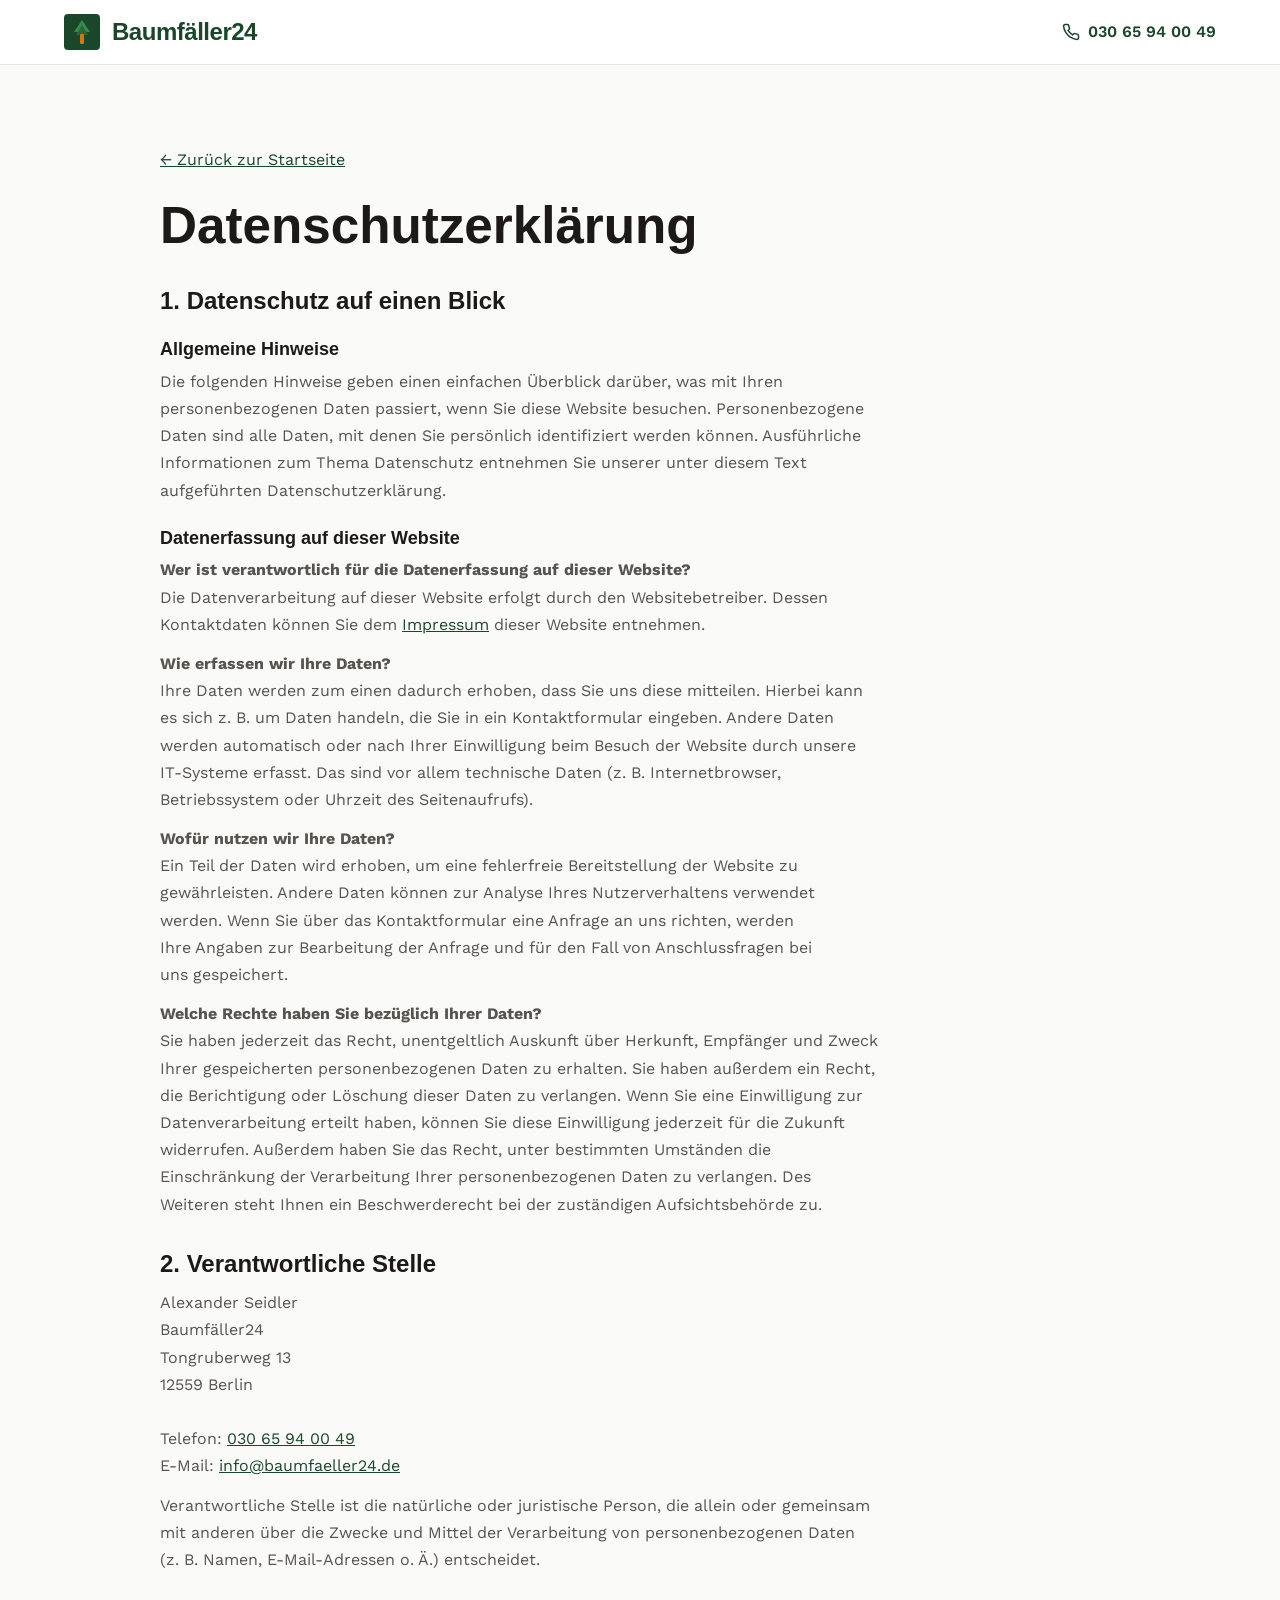
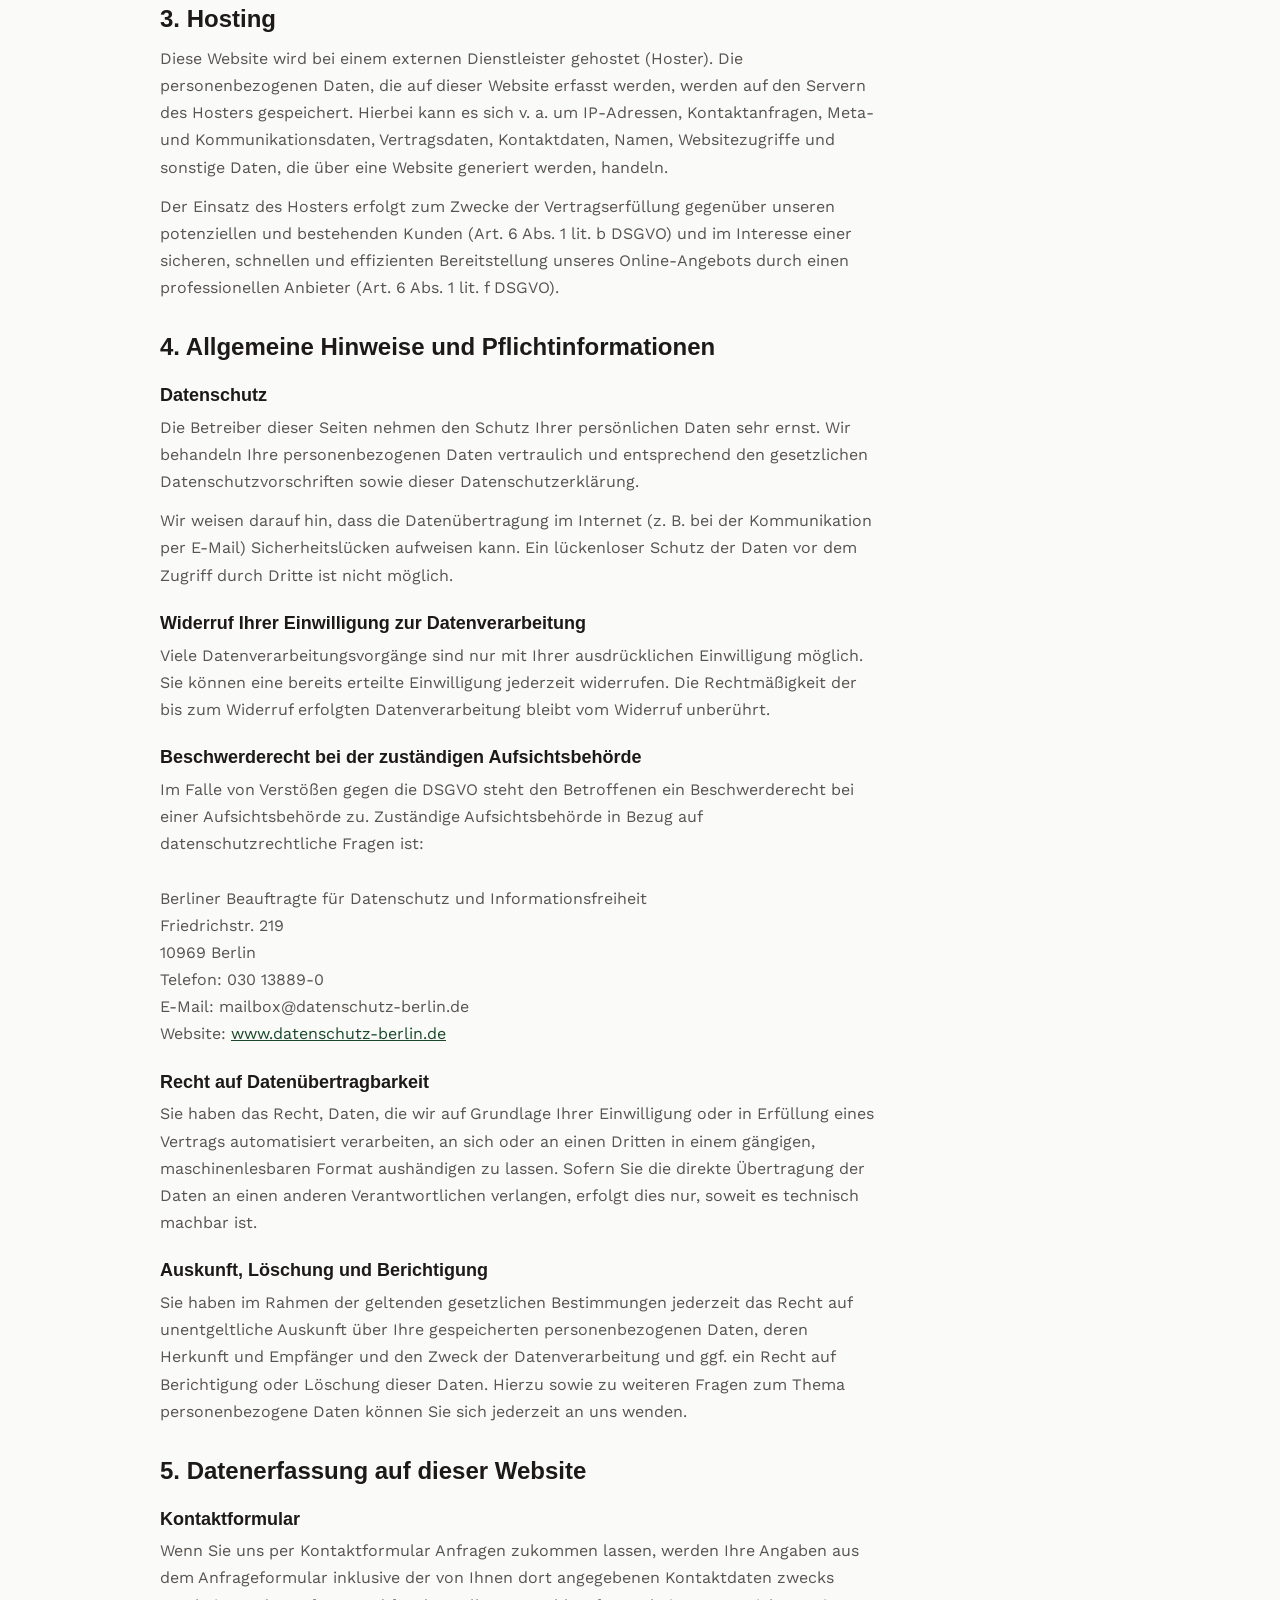
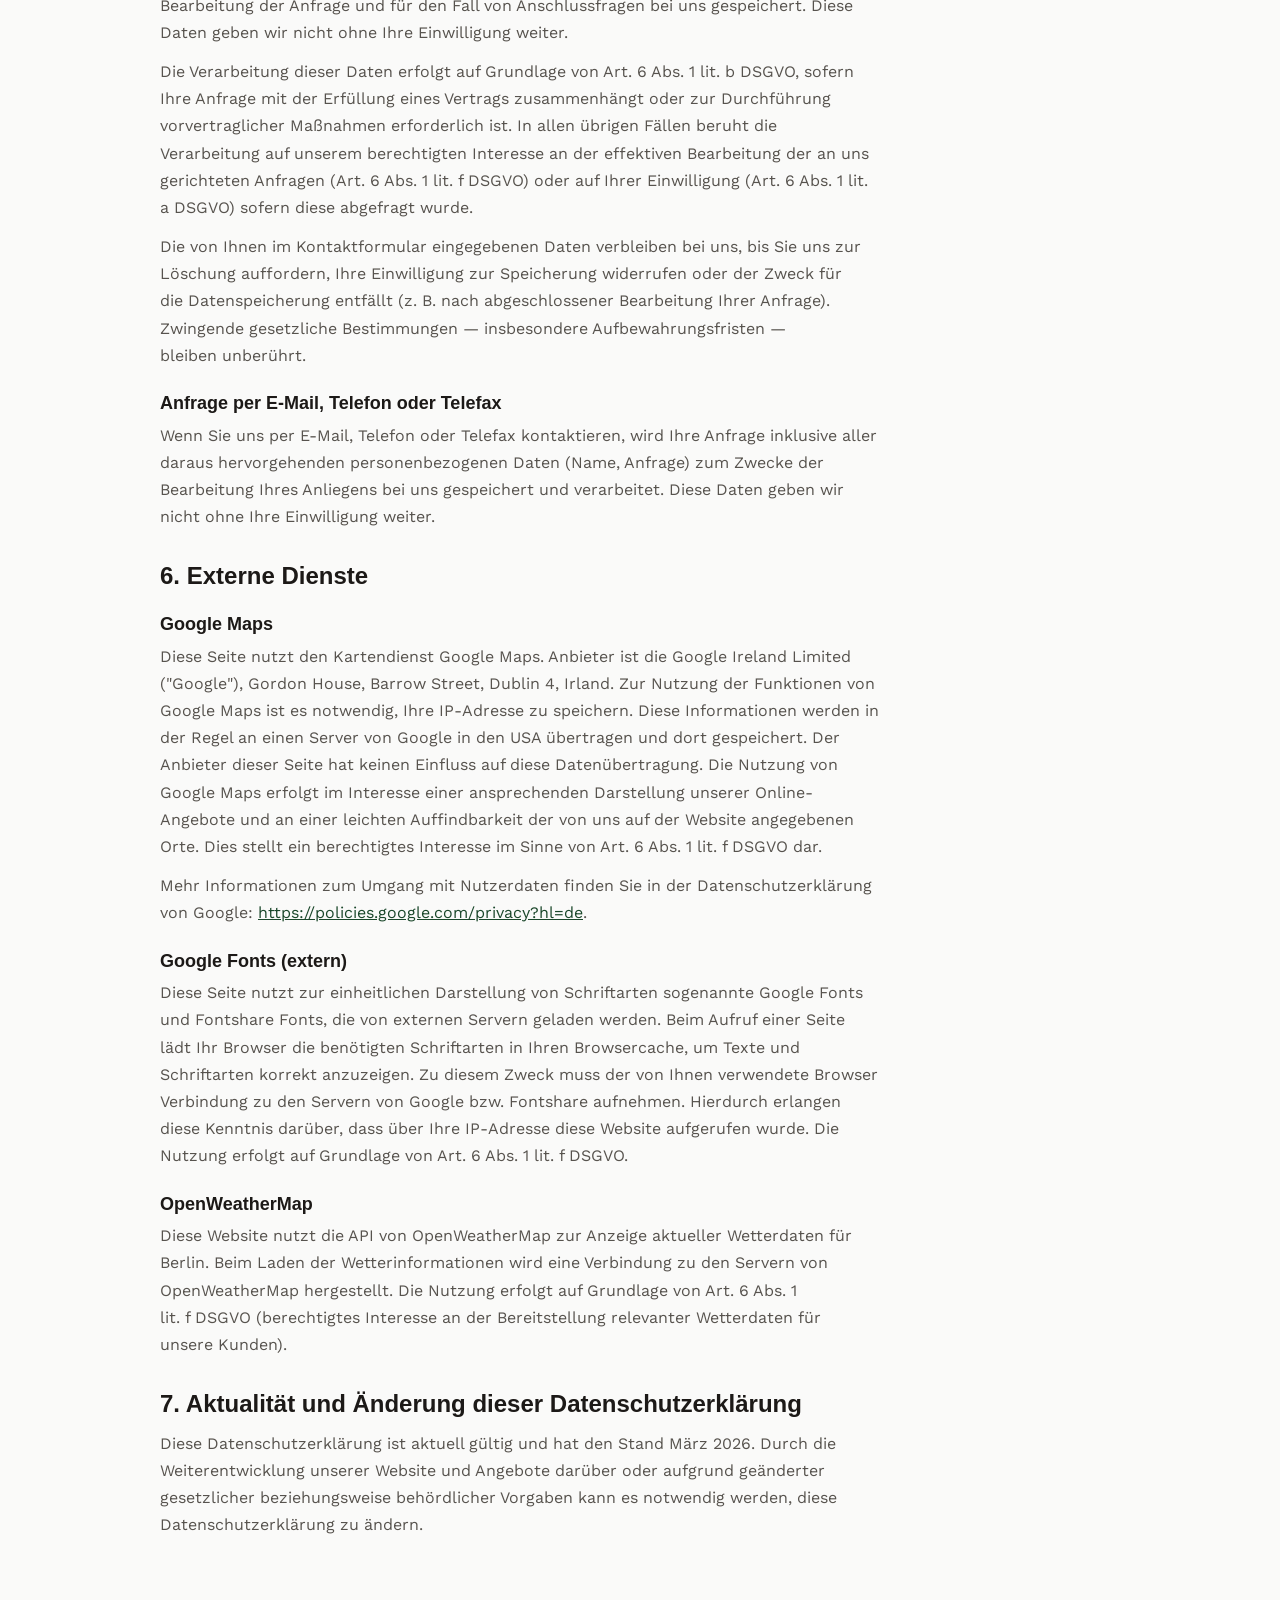
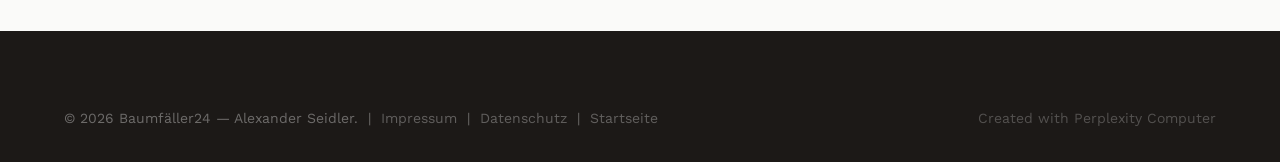
<file: datenschutz.html>
<!DOCTYPE html>
<html lang="de">
<head>
<!--
   ______                            __
  / ____/___  ____ ___  ____  __  __/ /____  _____
 / /   / __ \/ __ `__ \/ __ \/ / / / __/ _ \/ ___/
/ /___/ /_/ / / / / / / /_/ / /_/ / /_/  __/ /
\____/\____/_/ /_/ /_/ .___/\__,_/\__/\___/_/
                    /_/
        Created with Perplexity Computer
        https://www.perplexity.ai/computer
-->
<meta name="generator" content="Perplexity Computer">
<meta name="author" content="Perplexity Computer">
<meta property="og:see_also" content="https://www.perplexity.ai/computer">
<link rel="author" href="https://www.perplexity.ai/computer">

<meta charset="UTF-8">
<meta name="viewport" content="width=device-width, initial-scale=1.0">
<title>Datenschutzerklärung — Baumfäller24</title>
<meta name="description" content="Datenschutzerklärung der Baumfäller24 — Alexander Seidler, Berlin. Informationen zur Verarbeitung personenbezogener Daten.">
<meta name="robots" content="noindex, follow">

<link href="https://api.fontshare.com/v2/css?f[]=general-sans@400,500,600,700&display=swap" rel="stylesheet">
<link rel="preconnect" href="https://fonts.googleapis.com">
<link rel="preconnect" href="https://fonts.gstatic.com" crossorigin>
<link href="https://fonts.googleapis.com/css2?family=Work+Sans:wght@300;400;500;600;700&display=swap" rel="stylesheet">

<link rel="stylesheet" href="./base.css">
<link rel="stylesheet" href="./style.css">
<link rel="icon" type="image/svg+xml" href="./assets/favicon.svg">
</head>
<body>

<!-- NAV -->
<nav class="nav" role="navigation" aria-label="Hauptnavigation">
  <div class="container">
    <a href="./index.html" class="nav__logo" aria-label="Baumfäller24 Startseite">
      <svg class="nav__logo-mark" viewBox="0 0 36 36" fill="none" xmlns="http://www.w3.org/2000/svg" aria-hidden="true">
        <rect width="36" height="36" rx="4" fill="#1a472a"/>
        <path d="M18 6L26 18H10L18 6Z" fill="#3a8a4f"/>
        <path d="M18 11L24 21H12L18 11Z" fill="#276738"/>
        <rect x="16" y="20" width="4" height="10" rx="1" fill="#d97706"/>
      </svg>
      <span class="nav__logo-text">Baumfäller24</span>
    </a>
    <a href="tel:03065940049" class="nav__phone" aria-label="Anrufen: 030 65 94 00 49">
      <svg width="18" height="18" viewBox="0 0 24 24" fill="none" stroke="currentColor" stroke-width="2" stroke-linecap="round" stroke-linejoin="round"><path d="M22 16.92v3a2 2 0 0 1-2.18 2 19.79 19.79 0 0 1-8.63-3.07 19.5 19.5 0 0 1-6-6 19.79 19.79 0 0 1-3.07-8.67A2 2 0 0 1 4.11 2h3a2 2 0 0 1 2 1.72 12.84 12.84 0 0 0 .7 2.81 2 2 0 0 1-.45 2.11L8.09 9.91a16 16 0 0 0 6 6l1.27-1.27a2 2 0 0 1 2.11-.45 12.84 12.84 0 0 0 2.81.7A2 2 0 0 1 22 16.92z"/></svg>
      030 65 94 00 49
    </a>
  </div>
</nav>

<main class="legal">
  <div class="container">
    <div class="legal__content">
      <a href="./index.html" class="legal__back">← Zurück zur Startseite</a>
      <h1>Datenschutzerklärung</h1>

      <h2>1. Datenschutz auf einen Blick</h2>

      <h3>Allgemeine Hinweise</h3>
      <p>
        Die folgenden Hinweise geben einen einfachen Überblick darüber, was mit Ihren personenbezogenen Daten passiert, wenn Sie diese Website besuchen. Personenbezogene Daten sind alle Daten, mit denen Sie persönlich identifiziert werden können. Ausführliche Informationen zum Thema Datenschutz entnehmen Sie unserer unter diesem Text aufgeführten Datenschutzerklärung.
      </p>

      <h3>Datenerfassung auf dieser Website</h3>
      <p>
        <strong>Wer ist verantwortlich für die Datenerfassung auf dieser Website?</strong><br>
        Die Datenverarbeitung auf dieser Website erfolgt durch den Websitebetreiber. Dessen Kontaktdaten können Sie dem <a href="./impressum.html">Impressum</a> dieser Website entnehmen.
      </p>
      <p>
        <strong>Wie erfassen wir Ihre Daten?</strong><br>
        Ihre Daten werden zum einen dadurch erhoben, dass Sie uns diese mitteilen. Hierbei kann es sich z.&nbsp;B. um Daten handeln, die Sie in ein Kontaktformular eingeben. Andere Daten werden automatisch oder nach Ihrer Einwilligung beim Besuch der Website durch unsere IT-Systeme erfasst. Das sind vor allem technische Daten (z.&nbsp;B. Internetbrowser, Betriebssystem oder Uhrzeit des Seitenaufrufs).
      </p>
      <p>
        <strong>Wofür nutzen wir Ihre Daten?</strong><br>
        Ein Teil der Daten wird erhoben, um eine fehlerfreie Bereitstellung der Website zu gewährleisten. Andere Daten können zur Analyse Ihres Nutzerverhaltens verwendet werden. Wenn Sie über das Kontaktformular eine Anfrage an uns richten, werden Ihre Angaben zur Bearbeitung der Anfrage und für den Fall von Anschlussfragen bei uns gespeichert.
      </p>
      <p>
        <strong>Welche Rechte haben Sie bezüglich Ihrer Daten?</strong><br>
        Sie haben jederzeit das Recht, unentgeltlich Auskunft über Herkunft, Empfänger und Zweck Ihrer gespeicherten personenbezogenen Daten zu erhalten. Sie haben außerdem ein Recht, die Berichtigung oder Löschung dieser Daten zu verlangen. Wenn Sie eine Einwilligung zur Datenverarbeitung erteilt haben, können Sie diese Einwilligung jederzeit für die Zukunft widerrufen. Außerdem haben Sie das Recht, unter bestimmten Umständen die Einschränkung der Verarbeitung Ihrer personenbezogenen Daten zu verlangen. Des Weiteren steht Ihnen ein Beschwerderecht bei der zuständigen Aufsichtsbehörde zu.
      </p>

      <h2>2. Verantwortliche Stelle</h2>
      <p>
        Alexander Seidler<br>
        Baumfäller24<br>
        Tongruberweg 13<br>
        12559 Berlin<br><br>
        Telefon: <a href="tel:03065940049">030 65 94 00 49</a><br>
        E-Mail: <a href="mailto:info@baumfaeller24.de">info@baumfaeller24.de</a>
      </p>
      <p>
        Verantwortliche Stelle ist die natürliche oder juristische Person, die allein oder gemeinsam mit anderen über die Zwecke und Mittel der Verarbeitung von personenbezogenen Daten (z.&nbsp;B. Namen, E-Mail-Adressen o. Ä.) entscheidet.
      </p>

      <h2>3. Hosting</h2>
      <p>
        Diese Website wird bei einem externen Dienstleister gehostet (Hoster). Die personenbezogenen Daten, die auf dieser Website erfasst werden, werden auf den Servern des Hosters gespeichert. Hierbei kann es sich v.&nbsp;a. um IP-Adressen, Kontaktanfragen, Meta- und Kommunikationsdaten, Vertragsdaten, Kontaktdaten, Namen, Websitezugriffe und sonstige Daten, die über eine Website generiert werden, handeln.
      </p>
      <p>
        Der Einsatz des Hosters erfolgt zum Zwecke der Vertragserfüllung gegenüber unseren potenziellen und bestehenden Kunden (Art. 6 Abs. 1 lit. b DSGVO) und im Interesse einer sicheren, schnellen und effizienten Bereitstellung unseres Online-Angebots durch einen professionellen Anbieter (Art. 6 Abs. 1 lit. f DSGVO).
      </p>

      <h2>4. Allgemeine Hinweise und Pflichtinformationen</h2>

      <h3>Datenschutz</h3>
      <p>
        Die Betreiber dieser Seiten nehmen den Schutz Ihrer persönlichen Daten sehr ernst. Wir behandeln Ihre personenbezogenen Daten vertraulich und entsprechend den gesetzlichen Datenschutzvorschriften sowie dieser Datenschutzerklärung.
      </p>
      <p>
        Wir weisen darauf hin, dass die Datenübertragung im Internet (z.&nbsp;B. bei der Kommunikation per E-Mail) Sicherheitslücken aufweisen kann. Ein lückenloser Schutz der Daten vor dem Zugriff durch Dritte ist nicht möglich.
      </p>

      <h3>Widerruf Ihrer Einwilligung zur Datenverarbeitung</h3>
      <p>
        Viele Datenverarbeitungsvorgänge sind nur mit Ihrer ausdrücklichen Einwilligung möglich. Sie können eine bereits erteilte Einwilligung jederzeit widerrufen. Die Rechtmäßigkeit der bis zum Widerruf erfolgten Datenverarbeitung bleibt vom Widerruf unberührt.
      </p>

      <h3>Beschwerderecht bei der zuständigen Aufsichtsbehörde</h3>
      <p>
        Im Falle von Verstößen gegen die DSGVO steht den Betroffenen ein Beschwerderecht bei einer Aufsichtsbehörde zu. Zuständige Aufsichtsbehörde in Bezug auf datenschutzrechtliche Fragen ist:<br><br>
        Berliner Beauftragte für Datenschutz und Informationsfreiheit<br>
        Friedrichstr. 219<br>
        10969 Berlin<br>
        Telefon: 030 13889-0<br>
        E-Mail: mailbox@datenschutz-berlin.de<br>
        Website: <a href="https://www.datenschutz-berlin.de" target="_blank" rel="noopener noreferrer">www.datenschutz-berlin.de</a>
      </p>

      <h3>Recht auf Datenübertragbarkeit</h3>
      <p>
        Sie haben das Recht, Daten, die wir auf Grundlage Ihrer Einwilligung oder in Erfüllung eines Vertrags automatisiert verarbeiten, an sich oder an einen Dritten in einem gängigen, maschinenlesbaren Format aushändigen zu lassen. Sofern Sie die direkte Übertragung der Daten an einen anderen Verantwortlichen verlangen, erfolgt dies nur, soweit es technisch machbar ist.
      </p>

      <h3>Auskunft, Löschung und Berichtigung</h3>
      <p>
        Sie haben im Rahmen der geltenden gesetzlichen Bestimmungen jederzeit das Recht auf unentgeltliche Auskunft über Ihre gespeicherten personenbezogenen Daten, deren Herkunft und Empfänger und den Zweck der Datenverarbeitung und ggf. ein Recht auf Berichtigung oder Löschung dieser Daten. Hierzu sowie zu weiteren Fragen zum Thema personenbezogene Daten können Sie sich jederzeit an uns wenden.
      </p>

      <h2>5. Datenerfassung auf dieser Website</h2>

      <h3>Kontaktformular</h3>
      <p>
        Wenn Sie uns per Kontaktformular Anfragen zukommen lassen, werden Ihre Angaben aus dem Anfrageformular inklusive der von Ihnen dort angegebenen Kontaktdaten zwecks Bearbeitung der Anfrage und für den Fall von Anschlussfragen bei uns gespeichert. Diese Daten geben wir nicht ohne Ihre Einwilligung weiter.
      </p>
      <p>
        Die Verarbeitung dieser Daten erfolgt auf Grundlage von Art. 6 Abs. 1 lit. b DSGVO, sofern Ihre Anfrage mit der Erfüllung eines Vertrags zusammenhängt oder zur Durchführung vorvertraglicher Maßnahmen erforderlich ist. In allen übrigen Fällen beruht die Verarbeitung auf unserem berechtigten Interesse an der effektiven Bearbeitung der an uns gerichteten Anfragen (Art. 6 Abs. 1 lit. f DSGVO) oder auf Ihrer Einwilligung (Art. 6 Abs. 1 lit. a DSGVO) sofern diese abgefragt wurde.
      </p>
      <p>
        Die von Ihnen im Kontaktformular eingegebenen Daten verbleiben bei uns, bis Sie uns zur Löschung auffordern, Ihre Einwilligung zur Speicherung widerrufen oder der Zweck für die Datenspeicherung entfällt (z.&nbsp;B. nach abgeschlossener Bearbeitung Ihrer Anfrage). Zwingende gesetzliche Bestimmungen — insbesondere Aufbewahrungsfristen — bleiben unberührt.
      </p>

      <h3>Anfrage per E-Mail, Telefon oder Telefax</h3>
      <p>
        Wenn Sie uns per E-Mail, Telefon oder Telefax kontaktieren, wird Ihre Anfrage inklusive aller daraus hervorgehenden personenbezogenen Daten (Name, Anfrage) zum Zwecke der Bearbeitung Ihres Anliegens bei uns gespeichert und verarbeitet. Diese Daten geben wir nicht ohne Ihre Einwilligung weiter.
      </p>

      <h2>6. Externe Dienste</h2>

      <h3>Google Maps</h3>
      <p>
        Diese Seite nutzt den Kartendienst Google Maps. Anbieter ist die Google Ireland Limited ("Google"), Gordon House, Barrow Street, Dublin 4, Irland. Zur Nutzung der Funktionen von Google Maps ist es notwendig, Ihre IP-Adresse zu speichern. Diese Informationen werden in der Regel an einen Server von Google in den USA übertragen und dort gespeichert. Der Anbieter dieser Seite hat keinen Einfluss auf diese Datenübertragung. Die Nutzung von Google Maps erfolgt im Interesse einer ansprechenden Darstellung unserer Online-Angebote und an einer leichten Auffindbarkeit der von uns auf der Website angegebenen Orte. Dies stellt ein berechtigtes Interesse im Sinne von Art. 6 Abs. 1 lit. f DSGVO dar.
      </p>
      <p>
        Mehr Informationen zum Umgang mit Nutzerdaten finden Sie in der Datenschutzerklärung von Google: <a href="https://policies.google.com/privacy?hl=de" target="_blank" rel="noopener noreferrer">https://policies.google.com/privacy?hl=de</a>.
      </p>

      <h3>Google Fonts (extern)</h3>
      <p>
        Diese Seite nutzt zur einheitlichen Darstellung von Schriftarten sogenannte Google Fonts und Fontshare Fonts, die von externen Servern geladen werden. Beim Aufruf einer Seite lädt Ihr Browser die benötigten Schriftarten in Ihren Browsercache, um Texte und Schriftarten korrekt anzuzeigen. Zu diesem Zweck muss der von Ihnen verwendete Browser Verbindung zu den Servern von Google bzw. Fontshare aufnehmen. Hierdurch erlangen diese Kenntnis darüber, dass über Ihre IP-Adresse diese Website aufgerufen wurde. Die Nutzung erfolgt auf Grundlage von Art. 6 Abs. 1 lit. f DSGVO.
      </p>

      <h3>OpenWeatherMap</h3>
      <p>
        Diese Website nutzt die API von OpenWeatherMap zur Anzeige aktueller Wetterdaten für Berlin. Beim Laden der Wetterinformationen wird eine Verbindung zu den Servern von OpenWeatherMap hergestellt. Die Nutzung erfolgt auf Grundlage von Art. 6 Abs. 1 lit. f DSGVO (berechtigtes Interesse an der Bereitstellung relevanter Wetterdaten für unsere Kunden).
      </p>

      <h2>7. Aktualität und Änderung dieser Datenschutzerklärung</h2>
      <p>
        Diese Datenschutzerklärung ist aktuell gültig und hat den Stand März 2026. Durch die Weiterentwicklung unserer Website und Angebote darüber oder aufgrund geänderter gesetzlicher beziehungsweise behördlicher Vorgaben kann es notwendig werden, diese Datenschutzerklärung zu ändern.
      </p>
    </div>
  </div>
</main>

<footer class="footer">
  <div class="container">
    <div class="footer__bottom" style="border-top:none; padding-top:0;">
      <div class="footer__copyright">
        &copy; 2026 Baumfäller24 — Alexander Seidler.
        &nbsp;|&nbsp; <a href="./impressum.html" style="color:rgba(255,255,255,0.6);">Impressum</a>
        &nbsp;|&nbsp; <a href="./datenschutz.html" style="color:rgba(255,255,255,0.6);">Datenschutz</a>
        &nbsp;|&nbsp; <a href="./index.html" style="color:rgba(255,255,255,0.6);">Startseite</a>
      </div>
      <div class="footer__attribution">
        <a href="https://www.perplexity.ai/computer" target="_blank" rel="noopener noreferrer">Created with Perplexity Computer</a>
      </div>
    </div>
  </div>
</footer>

</body>
</html>
</file>
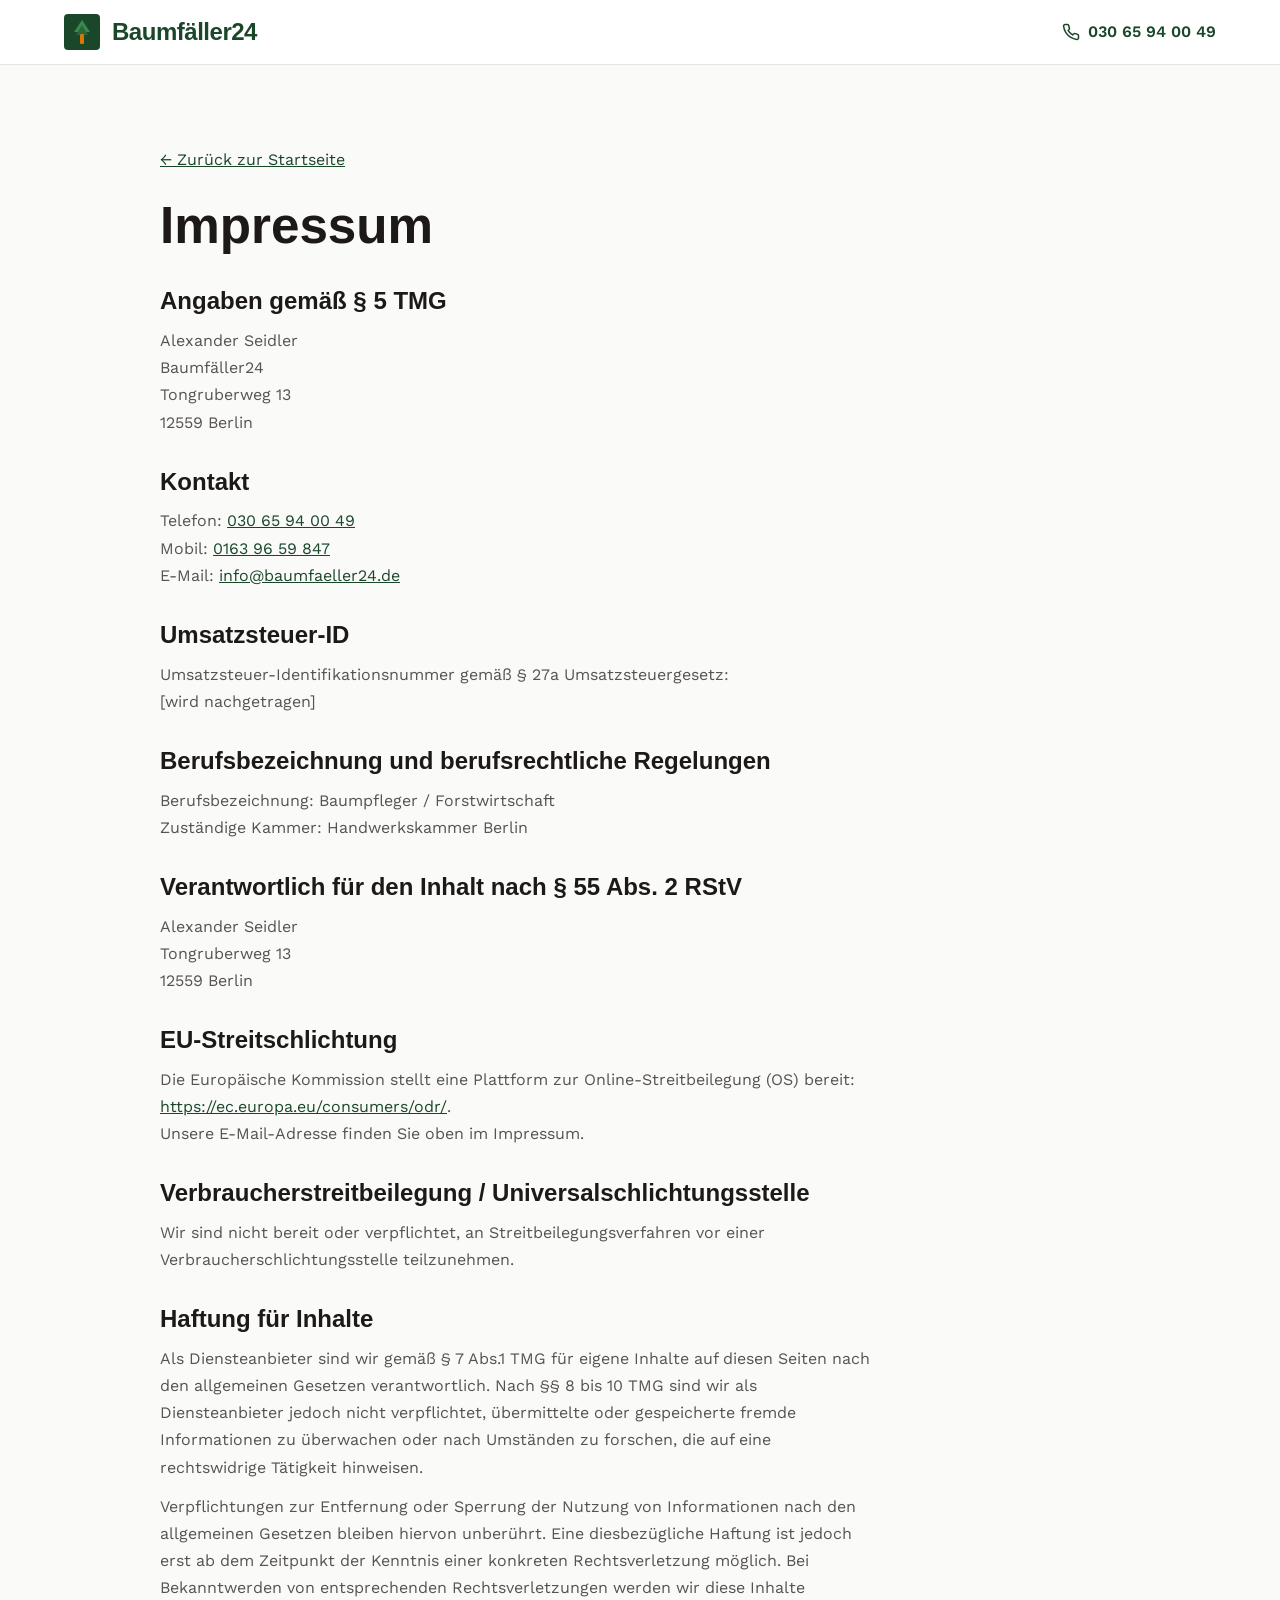
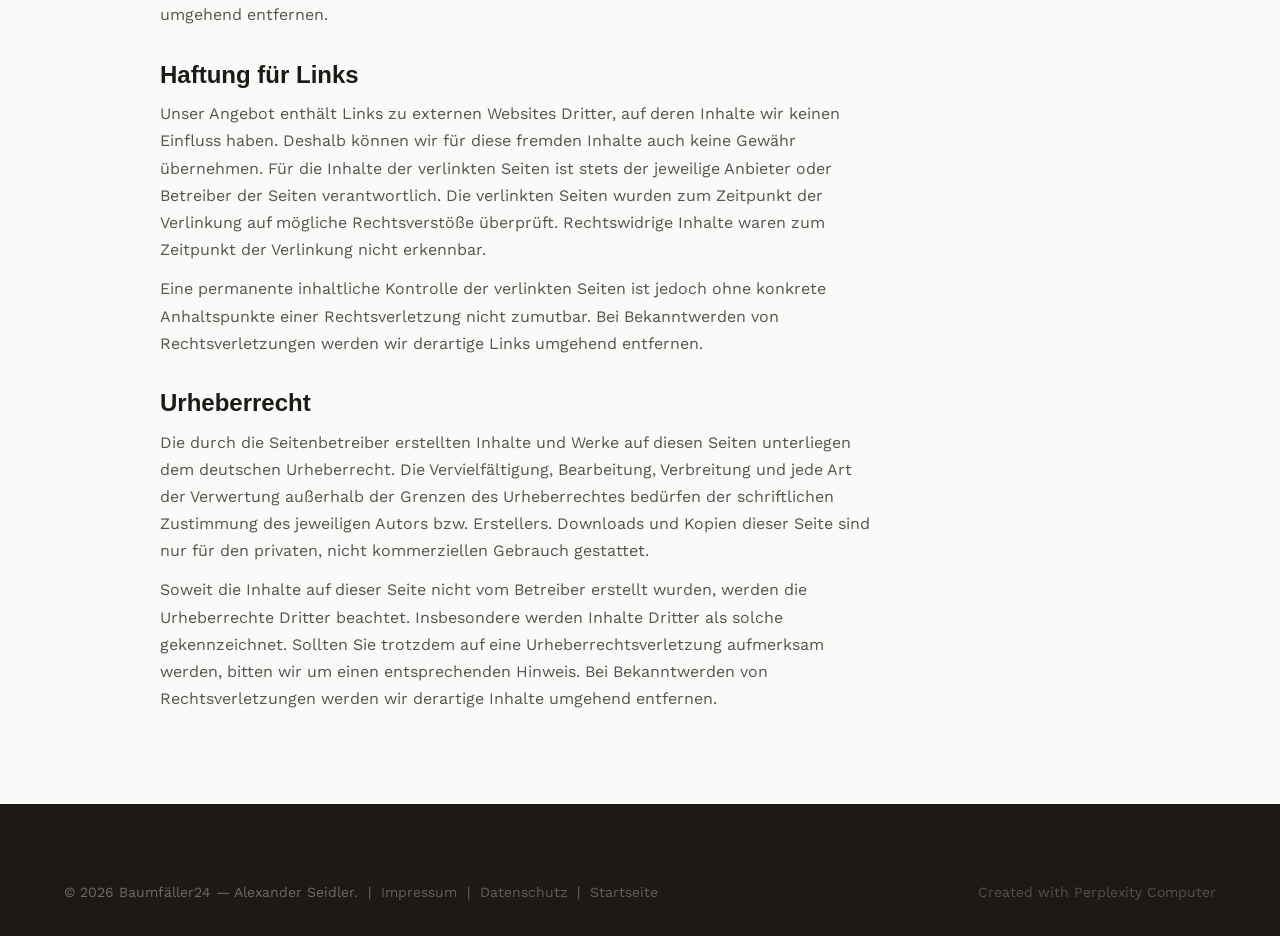
<file: impressum.html>
<!DOCTYPE html>
<html lang="de">
<head>
<!--
   ______                            __
  / ____/___  ____ ___  ____  __  __/ /____  _____
 / /   / __ \/ __ `__ \/ __ \/ / / / __/ _ \/ ___/
/ /___/ /_/ / / / / / / /_/ / /_/ / /_/  __/ /
\____/\____/_/ /_/ /_/ .___/\__,_/\__/\___/_/
                    /_/
        Created with Perplexity Computer
        https://www.perplexity.ai/computer
-->
<meta name="generator" content="Perplexity Computer">
<meta name="author" content="Perplexity Computer">
<meta property="og:see_also" content="https://www.perplexity.ai/computer">
<link rel="author" href="https://www.perplexity.ai/computer">

<meta charset="UTF-8">
<meta name="viewport" content="width=device-width, initial-scale=1.0">
<title>Impressum — Baumfäller24</title>
<meta name="description" content="Impressum der Baumfäller24 — Alexander Seidler, Berlin. Angaben gemäß § 5 TMG.">
<meta name="robots" content="noindex, follow">

<link href="https://api.fontshare.com/v2/css?f[]=general-sans@400,500,600,700&display=swap" rel="stylesheet">
<link rel="preconnect" href="https://fonts.googleapis.com">
<link rel="preconnect" href="https://fonts.gstatic.com" crossorigin>
<link href="https://fonts.googleapis.com/css2?family=Work+Sans:wght@300;400;500;600;700&display=swap" rel="stylesheet">

<link rel="stylesheet" href="./base.css">
<link rel="stylesheet" href="./style.css">
<link rel="icon" type="image/svg+xml" href="./assets/favicon.svg">
</head>
<body>

<!-- NAV -->
<nav class="nav" role="navigation" aria-label="Hauptnavigation">
  <div class="container">
    <a href="./index.html" class="nav__logo" aria-label="Baumfäller24 Startseite">
      <svg class="nav__logo-mark" viewBox="0 0 36 36" fill="none" xmlns="http://www.w3.org/2000/svg" aria-hidden="true">
        <rect width="36" height="36" rx="4" fill="#1a472a"/>
        <path d="M18 6L26 18H10L18 6Z" fill="#3a8a4f"/>
        <path d="M18 11L24 21H12L18 11Z" fill="#276738"/>
        <rect x="16" y="20" width="4" height="10" rx="1" fill="#d97706"/>
      </svg>
      <span class="nav__logo-text">Baumfäller24</span>
    </a>
    <a href="tel:03065940049" class="nav__phone" aria-label="Anrufen: 030 65 94 00 49">
      <svg width="18" height="18" viewBox="0 0 24 24" fill="none" stroke="currentColor" stroke-width="2" stroke-linecap="round" stroke-linejoin="round"><path d="M22 16.92v3a2 2 0 0 1-2.18 2 19.79 19.79 0 0 1-8.63-3.07 19.5 19.5 0 0 1-6-6 19.79 19.79 0 0 1-3.07-8.67A2 2 0 0 1 4.11 2h3a2 2 0 0 1 2 1.72 12.84 12.84 0 0 0 .7 2.81 2 2 0 0 1-.45 2.11L8.09 9.91a16 16 0 0 0 6 6l1.27-1.27a2 2 0 0 1 2.11-.45 12.84 12.84 0 0 0 2.81.7A2 2 0 0 1 22 16.92z"/></svg>
      030 65 94 00 49
    </a>
  </div>
</nav>

<main class="legal">
  <div class="container">
    <div class="legal__content">
      <a href="./index.html" class="legal__back">← Zurück zur Startseite</a>
      <h1>Impressum</h1>

      <h2>Angaben gemäß § 5 TMG</h2>
      <p>
        Alexander Seidler<br>
        Baumfäller24<br>
        Tongruberweg 13<br>
        12559 Berlin
      </p>

      <h2>Kontakt</h2>
      <p>
        Telefon: <a href="tel:03065940049">030 65 94 00 49</a><br>
        Mobil: <a href="tel:01639659847">0163 96 59 847</a><br>
        E-Mail: <a href="mailto:info@baumfaeller24.de">info@baumfaeller24.de</a>
      </p>

      <h2>Umsatzsteuer-ID</h2>
      <p>
        Umsatzsteuer-Identifikationsnummer gemäß § 27a Umsatzsteuergesetz:<br>
        [wird nachgetragen]
      </p>

      <h2>Berufsbezeichnung und berufsrechtliche Regelungen</h2>
      <p>
        Berufsbezeichnung: Baumpfleger / Forstwirtschaft<br>
        Zuständige Kammer: Handwerkskammer Berlin
      </p>

      <h2>Verantwortlich für den Inhalt nach § 55 Abs. 2 RStV</h2>
      <p>
        Alexander Seidler<br>
        Tongruberweg 13<br>
        12559 Berlin
      </p>

      <h2>EU-Streitschlichtung</h2>
      <p>
        Die Europäische Kommission stellt eine Plattform zur Online-Streitbeilegung (OS) bereit:
        <a href="https://ec.europa.eu/consumers/odr/" target="_blank" rel="noopener noreferrer">https://ec.europa.eu/consumers/odr/</a>.<br>
        Unsere E-Mail-Adresse finden Sie oben im Impressum.
      </p>

      <h2>Verbraucherstreitbeilegung / Universalschlichtungsstelle</h2>
      <p>
        Wir sind nicht bereit oder verpflichtet, an Streitbeilegungsverfahren vor einer Verbraucherschlichtungsstelle teilzunehmen.
      </p>

      <h2>Haftung für Inhalte</h2>
      <p>
        Als Diensteanbieter sind wir gemäß § 7 Abs.1 TMG für eigene Inhalte auf diesen Seiten nach den allgemeinen Gesetzen verantwortlich. Nach §§ 8 bis 10 TMG sind wir als Diensteanbieter jedoch nicht verpflichtet, übermittelte oder gespeicherte fremde Informationen zu überwachen oder nach Umständen zu forschen, die auf eine rechtswidrige Tätigkeit hinweisen.
      </p>
      <p>
        Verpflichtungen zur Entfernung oder Sperrung der Nutzung von Informationen nach den allgemeinen Gesetzen bleiben hiervon unberührt. Eine diesbezügliche Haftung ist jedoch erst ab dem Zeitpunkt der Kenntnis einer konkreten Rechtsverletzung möglich. Bei Bekanntwerden von entsprechenden Rechtsverletzungen werden wir diese Inhalte umgehend entfernen.
      </p>

      <h2>Haftung für Links</h2>
      <p>
        Unser Angebot enthält Links zu externen Websites Dritter, auf deren Inhalte wir keinen Einfluss haben. Deshalb können wir für diese fremden Inhalte auch keine Gewähr übernehmen. Für die Inhalte der verlinkten Seiten ist stets der jeweilige Anbieter oder Betreiber der Seiten verantwortlich. Die verlinkten Seiten wurden zum Zeitpunkt der Verlinkung auf mögliche Rechtsverstöße überprüft. Rechtswidrige Inhalte waren zum Zeitpunkt der Verlinkung nicht erkennbar.
      </p>
      <p>
        Eine permanente inhaltliche Kontrolle der verlinkten Seiten ist jedoch ohne konkrete Anhaltspunkte einer Rechtsverletzung nicht zumutbar. Bei Bekanntwerden von Rechtsverletzungen werden wir derartige Links umgehend entfernen.
      </p>

      <h2>Urheberrecht</h2>
      <p>
        Die durch die Seitenbetreiber erstellten Inhalte und Werke auf diesen Seiten unterliegen dem deutschen Urheberrecht. Die Vervielfältigung, Bearbeitung, Verbreitung und jede Art der Verwertung außerhalb der Grenzen des Urheberrechtes bedürfen der schriftlichen Zustimmung des jeweiligen Autors bzw. Erstellers. Downloads und Kopien dieser Seite sind nur für den privaten, nicht kommerziellen Gebrauch gestattet.
      </p>
      <p>
        Soweit die Inhalte auf dieser Seite nicht vom Betreiber erstellt wurden, werden die Urheberrechte Dritter beachtet. Insbesondere werden Inhalte Dritter als solche gekennzeichnet. Sollten Sie trotzdem auf eine Urheberrechtsverletzung aufmerksam werden, bitten wir um einen entsprechenden Hinweis. Bei Bekanntwerden von Rechtsverletzungen werden wir derartige Inhalte umgehend entfernen.
      </p>
    </div>
  </div>
</main>

<footer class="footer">
  <div class="container">
    <div class="footer__bottom" style="border-top:none; padding-top:0;">
      <div class="footer__copyright">
        &copy; 2026 Baumfäller24 — Alexander Seidler.
        &nbsp;|&nbsp; <a href="./impressum.html" style="color:rgba(255,255,255,0.6);">Impressum</a>
        &nbsp;|&nbsp; <a href="./datenschutz.html" style="color:rgba(255,255,255,0.6);">Datenschutz</a>
        &nbsp;|&nbsp; <a href="./index.html" style="color:rgba(255,255,255,0.6);">Startseite</a>
      </div>
      <div class="footer__attribution">
        <a href="https://www.perplexity.ai/computer" target="_blank" rel="noopener noreferrer">Created with Perplexity Computer</a>
      </div>
    </div>
  </div>
</footer>

</body>
</html>
</file>
<file: base.css>
/* base.css — Baumfäller24 Design Tokens & Reset */
*, *::before, *::after { box-sizing: border-box; margin: 0; padding: 0; }

html {
  -moz-text-size-adjust: none;
  -webkit-text-size-adjust: none;
  text-size-adjust: none;
  -webkit-font-smoothing: antialiased;
  -moz-osx-font-smoothing: grayscale;
  text-rendering: optimizeLegibility;
  scroll-behavior: smooth;
  hanging-punctuation: first last;
  scroll-padding-top: 5rem;
}

:root {
  /* Type Scale */
  --text-xs:   clamp(0.75rem,  0.7rem  + 0.25vw, 0.875rem);
  --text-sm:   clamp(0.875rem, 0.8rem  + 0.35vw, 1rem);
  --text-base: clamp(1rem,     0.95rem + 0.25vw, 1.125rem);
  --text-lg:   clamp(1.125rem, 1rem    + 0.75vw, 1.5rem);
  --text-xl:   clamp(1.5rem,   1.2rem  + 1.25vw, 2.25rem);
  --text-2xl:  clamp(2rem,     1.2rem  + 2.5vw,  3.5rem);
  --text-3xl:  clamp(2.5rem,   1rem    + 4vw,    5rem);

  /* Spacing (4px base) */
  --space-1:  0.25rem;
  --space-2:  0.5rem;
  --space-3:  0.75rem;
  --space-4:  1rem;
  --space-5:  1.25rem;
  --space-6:  1.5rem;
  --space-8:  2rem;
  --space-10: 2.5rem;
  --space-12: 3rem;
  --space-16: 4rem;
  --space-20: 5rem;
  --space-24: 6rem;
  --space-32: 8rem;

  /* ── Baumfäller24 Palette ── */
  /* Forest green primary */
  --color-green-900: #0d2818;
  --color-green-800: #143d24;
  --color-green-700: #1a472a;
  --color-green-600: #1e5631;
  --color-green-500: #276738;
  --color-green-400: #3a8a4f;
  --color-green-300: #5aad6a;
  --color-green-200: #a3d4ab;
  --color-green-100: #d4ecd8;
  --color-green-50:  #edf7ef;

  /* Warm amber/orange accent */
  --color-amber-700: #b45309;
  --color-amber-600: #d97706;
  --color-amber-500: #f59e0b;
  --color-amber-400: #fbbf24;
  --color-amber-300: #fcd34d;
  --color-amber-100: #fef3c7;

  /* Earth neutrals */
  --color-stone-900: #1c1917;
  --color-stone-800: #292524;
  --color-stone-700: #44403c;
  --color-stone-600: #57534e;
  --color-stone-500: #78716c;
  --color-stone-400: #a8a29e;
  --color-stone-300: #d6d3d1;
  --color-stone-200: #e7e5e4;
  --color-stone-100: #f5f5f4;
  --color-stone-50:  #fafaf9;

  /* Semantic tokens */
  --color-bg:            #fafaf9;
  --color-surface:       #ffffff;
  --color-surface-alt:   #f5f5f4;
  --color-text:          #1c1917;
  --color-text-muted:    #57534e;
  --color-text-faint:    #a8a29e;
  --color-text-inverse:  #fafaf9;
  --color-primary:       #1a472a;
  --color-primary-hover: #143d24;
  --color-primary-light: #edf7ef;
  --color-accent:        #d97706;
  --color-accent-hover:  #b45309;
  --color-border:        #e7e5e4;
  --color-border-dark:   #d6d3d1;
  --color-divider:       #e7e5e4;

  /* Radius */
  --radius-sm: 0.25rem;
  --radius-md: 0.375rem;
  --radius-lg: 0.5rem;
  --radius-xl: 0.75rem;

  /* Transitions */
  --transition-fast: 150ms ease;
  --transition-base: 250ms ease;

  /* Shadows */
  --shadow-sm: 0 1px 2px rgba(0,0,0,0.05);
  --shadow-md: 0 4px 12px rgba(0,0,0,0.08);
  --shadow-lg: 0 12px 32px rgba(0,0,0,0.1);

  /* Content widths */
  --content-narrow: 640px;
  --content-default: 960px;
  --content-wide: 1200px;

  /* Fonts */
  --font-display: 'General Sans', 'Helvetica Neue', sans-serif;
  --font-body: 'Work Sans', 'Helvetica Neue', sans-serif;
}

body {
  min-height: 100dvh;
  line-height: 1.6;
  font-family: var(--font-body);
  font-size: var(--text-base);
  color: var(--color-text);
  background-color: var(--color-bg);
}

img, picture, video, canvas, svg { display: block; max-width: 100%; height: auto; }
ul[role="list"], ol[role="list"] { list-style: none; }
input, button, textarea, select { font: inherit; color: inherit; }

h1, h2, h3, h4, h5, h6 {
  text-wrap: balance;
  line-height: 1.15;
  font-family: var(--font-display);
}
p, li, figcaption { text-wrap: pretty; max-width: 72ch; }

::selection {
  background: rgba(26, 71, 42, 0.2);
  color: var(--color-text);
}

:focus-visible {
  outline: 2px solid var(--color-primary);
  outline-offset: 3px;
  border-radius: var(--radius-sm);
}

@media (prefers-reduced-motion: reduce) {
  *, *::before, *::after {
    animation-duration: 0.01ms !important;
    animation-iteration-count: 1 !important;
    transition-duration: 0.01ms !important;
    scroll-behavior: auto !important;
  }
}

button { cursor: pointer; background: none; border: none; }
a { text-decoration: none; color: inherit; }

a, button, [role="button"], input, textarea, select {
  transition: color var(--transition-fast),
              background var(--transition-fast),
              border-color var(--transition-fast),
              box-shadow var(--transition-fast);
}

.sr-only {
  position: absolute; width: 1px; height: 1px; padding: 0; margin: -1px;
  overflow: hidden; clip: rect(0, 0, 0, 0); white-space: nowrap; border-width: 0;
}
</file>
<file: style.css>
/* style.css — Baumfäller24 Component Styles */

/* ═══════════════════════════════════════════
   WEATHER BANNER
   ═══════════════════════════════════════════ */
.weather-banner {
  background: var(--color-green-900);
  color: var(--color-text-inverse);
  font-size: var(--text-xs);
  padding: var(--space-2) 0;
  position: relative;
  z-index: 60;
}
.weather-banner .container {
  display: flex;
  align-items: center;
  justify-content: center;
  gap: var(--space-4);
  flex-wrap: wrap;
}
.weather-banner__item {
  display: flex;
  align-items: center;
  gap: var(--space-1);
  opacity: 0.9;
}
.weather-banner__divider {
  width: 1px;
  height: 14px;
  background: rgba(255,255,255,0.2);
}
.weather-banner__condition {
  font-weight: 600;
  letter-spacing: 0.02em;
}
.weather-banner__condition--optimal { color: #6ee7b7; }
.weather-banner__condition--good { color: #fcd34d; }
.weather-banner__condition--limited { color: #fca5a5; }
.weather-banner__loading {
  opacity: 0.5;
  font-style: italic;
}

/* ═══════════════════════════════════════════
   NAVIGATION
   ═══════════════════════════════════════════ */
.nav {
  position: sticky;
  top: 0;
  z-index: 50;
  background: rgba(255,255,255,0.97);
  border-bottom: 1px solid var(--color-border);
  transition: box-shadow var(--transition-base);
}
.nav--scrolled {
  box-shadow: var(--shadow-md);
}
.nav .container {
  display: flex;
  align-items: center;
  justify-content: space-between;
  height: 4rem;
}
.nav__logo {
  display: flex;
  align-items: center;
  gap: var(--space-3);
  text-decoration: none;
  color: var(--color-text);
}
.nav__logo-mark {
  width: 36px;
  height: 36px;
  flex-shrink: 0;
}
.nav__logo-text {
  font-family: var(--font-display);
  font-weight: 700;
  font-size: var(--text-lg);
  color: var(--color-primary);
  letter-spacing: -0.02em;
}
.nav__links {
  display: flex;
  align-items: center;
  gap: var(--space-6);
  list-style: none;
}
.nav__link {
  font-size: var(--text-sm);
  font-weight: 500;
  color: var(--color-text-muted);
  text-decoration: none;
  position: relative;
  padding: var(--space-1) 0;
}
.nav__link:hover {
  color: var(--color-primary);
}
.nav__link::after {
  content: '';
  position: absolute;
  bottom: -2px;
  left: 0;
  width: 0;
  height: 2px;
  background: var(--color-primary);
  transition: width var(--transition-base);
}
.nav__link:hover::after {
  width: 100%;
}
.nav__phone {
  display: flex;
  align-items: center;
  gap: var(--space-2);
  font-size: var(--text-sm);
  font-weight: 600;
  color: var(--color-primary);
  text-decoration: none;
}
.nav__phone svg {
  width: 18px;
  height: 18px;
}
.nav__phone:hover {
  color: var(--color-primary-hover);
}
.nav__hamburger {
  display: none;
  flex-direction: column;
  gap: 5px;
  padding: var(--space-2);
  cursor: pointer;
}
.nav__hamburger span {
  display: block;
  width: 22px;
  height: 2px;
  background: var(--color-text);
  transition: transform var(--transition-fast), opacity var(--transition-fast);
}
.nav__hamburger.active span:nth-child(1) {
  transform: rotate(45deg) translate(5px, 5px);
}
.nav__hamburger.active span:nth-child(2) {
  opacity: 0;
}
.nav__hamburger.active span:nth-child(3) {
  transform: rotate(-45deg) translate(5px, -5px);
}

/* Mobile nav */
.nav__mobile-menu {
  display: none;
  position: absolute;
  top: 100%;
  left: 0;
  right: 0;
  background: #fff;
  border-bottom: 1px solid var(--color-border);
  box-shadow: var(--shadow-md);
  padding: var(--space-4) 0;
}
.nav__mobile-menu.open {
  display: block;
}
.nav__mobile-menu ul {
  list-style: none;
  padding: 0 var(--space-6);
}
.nav__mobile-menu li {
  border-bottom: 1px solid var(--color-border);
}
.nav__mobile-menu li:last-child {
  border-bottom: none;
}
.nav__mobile-menu a {
  display: block;
  padding: var(--space-3) 0;
  font-size: var(--text-base);
  font-weight: 500;
  color: var(--color-text);
  text-decoration: none;
}
.nav__mobile-menu a:hover {
  color: var(--color-primary);
}
.nav__mobile-phone {
  display: block;
  margin: var(--space-4) var(--space-6) 0;
  padding: var(--space-3) var(--space-4);
  background: var(--color-primary);
  color: #fff;
  text-align: center;
  border-radius: var(--radius-md);
  font-weight: 600;
  font-size: var(--text-sm);
  text-decoration: none;
}

@media (max-width: 768px) {
  .nav__links { display: none; }
  .nav__phone-desktop { display: none; }
  .nav__hamburger { display: flex; }
}

/* ═══════════════════════════════════════════
   LAYOUT UTILITIES
   ═══════════════════════════════════════════ */
.container {
  max-width: var(--content-wide);
  margin: 0 auto;
  padding: 0 var(--space-6);
}
.container--narrow {
  max-width: var(--content-default);
}

.section {
  padding: clamp(var(--space-12), 8vw, var(--space-24)) 0;
}
.section--green {
  background: var(--color-primary);
  color: var(--color-text-inverse);
}
.section--light {
  background: var(--color-surface-alt);
}
.section--cream {
  background: #f8f6f0;
}

.section__label {
  font-family: var(--font-display);
  font-size: var(--text-xs);
  font-weight: 600;
  text-transform: uppercase;
  letter-spacing: 0.1em;
  color: var(--color-primary);
  margin-bottom: var(--space-3);
}
.section--green .section__label {
  color: var(--color-green-200);
}
.section__title {
  font-size: var(--text-2xl);
  font-weight: 700;
  letter-spacing: -0.02em;
  margin-bottom: var(--space-4);
}
.section__subtitle {
  font-size: var(--text-base);
  color: var(--color-text-muted);
  max-width: 640px;
  line-height: 1.7;
}
.section--green .section__subtitle {
  color: rgba(255,255,255,0.8);
}

/* ═══════════════════════════════════════════
   HERO
   ═══════════════════════════════════════════ */
.hero {
  position: relative;
  min-height: 85vh;
  display: flex;
  align-items: center;
  background: var(--color-green-900);
  overflow: hidden;
}
.hero__bg {
  position: absolute;
  inset: 0;
  background: url('./assets/hero-bg.jpg') center/cover no-repeat;
}
.hero__bg::after {
  content: '';
  position: absolute;
  inset: 0;
  background: linear-gradient(135deg, rgba(26,71,42,0.82) 0%, rgba(26,71,42,0.7) 50%, rgba(26,71,42,0.55) 100%);
}
.hero__content {
  position: relative;
  z-index: 2;
  padding: clamp(var(--space-12), 10vw, var(--space-32)) 0;
  color: #fff;
}
.hero__claim {
  font-size: var(--text-3xl);
  font-weight: 700;
  letter-spacing: -0.03em;
  line-height: 1.05;
  margin-bottom: var(--space-4);
  max-width: 700px;
}
.hero__sub {
  font-size: var(--text-lg);
  font-weight: 400;
  opacity: 0.85;
  max-width: 560px;
  margin-bottom: var(--space-8);
  line-height: 1.5;
}
.hero__ctas {
  display: flex;
  align-items: center;
  gap: var(--space-4);
  flex-wrap: wrap;
  margin-bottom: var(--space-10);
}
.hero__badges {
  display: flex;
  gap: var(--space-6);
  flex-wrap: wrap;
}
.hero__badge {
  display: flex;
  align-items: center;
  gap: var(--space-2);
  font-size: var(--text-sm);
  opacity: 0.85;
}
.hero__badge svg {
  width: 20px;
  height: 20px;
  opacity: 0.7;
}
.hero__badge strong {
  font-weight: 600;
}

/* Decorative side element */
.hero__deco {
  position: absolute;
  right: 0;
  top: 0;
  bottom: 0;
  width: 40%;
  background: rgba(255,255,255,0.03);
  clip-path: polygon(20% 0, 100% 0, 100% 100%, 0% 100%);
  display: flex;
  align-items: center;
  justify-content: center;
}
.hero__deco-inner {
  width: 260px;
  height: 260px;
  border: 2px solid rgba(255,255,255,0.08);
  border-radius: 50%;
  display: flex;
  align-items: center;
  justify-content: center;
}
.hero__deco-inner::before {
  content: '';
  width: 180px;
  height: 180px;
  border: 2px solid rgba(255,255,255,0.05);
  border-radius: 50%;
}
@media (max-width: 768px) {
  .hero__deco { display: none; }
  .hero { min-height: 70vh; }
}

/* ═══════════════════════════════════════════
   BUTTONS
   ═══════════════════════════════════════════ */
.btn {
  display: inline-flex;
  align-items: center;
  gap: var(--space-2);
  padding: 0.75rem 1.75rem;
  border-radius: var(--radius-md);
  font-family: var(--font-display);
  font-weight: 600;
  font-size: var(--text-sm);
  text-decoration: none;
  border: none;
  cursor: pointer;
  transition: background var(--transition-fast), color var(--transition-fast), transform var(--transition-fast);
  white-space: nowrap;
}
.btn:active {
  transform: scale(0.98);
}
.btn--primary {
  background: var(--color-accent);
  color: #fff;
}
.btn--primary:hover {
  background: var(--color-accent-hover);
}
.btn--outline {
  background: transparent;
  color: #fff;
  border: 1.5px solid rgba(255,255,255,0.4);
}
.btn--outline:hover {
  background: rgba(255,255,255,0.1);
  border-color: rgba(255,255,255,0.6);
}
.btn--green {
  background: var(--color-primary);
  color: #fff;
}
.btn--green:hover {
  background: var(--color-primary-hover);
}
.btn--ghost {
  background: transparent;
  color: var(--color-primary);
  padding: 0.75rem 0;
}
.btn--ghost:hover {
  color: var(--color-primary-hover);
}
.btn svg {
  width: 18px;
  height: 18px;
}

/* ═══════════════════════════════════════════
   INTRO
   ═══════════════════════════════════════════ */
.intro {
  display: grid;
  grid-template-columns: 1fr 1fr;
  gap: clamp(var(--space-8), 5vw, var(--space-16));
  align-items: center;
}
.intro__text h2 {
  font-size: var(--text-xl);
  font-weight: 700;
  letter-spacing: -0.02em;
  margin-bottom: var(--space-4);
}
.intro__text p {
  color: var(--color-text-muted);
  margin-bottom: var(--space-4);
  line-height: 1.7;
}
.intro__text p:last-of-type {
  margin-bottom: var(--space-6);
}
.intro__stats {
  display: flex;
  gap: var(--space-8);
  margin-top: var(--space-6);
  padding-top: var(--space-6);
  border-top: 1px solid var(--color-border);
}
.intro__stat-number {
  font-family: var(--font-display);
  font-size: var(--text-xl);
  font-weight: 700;
  color: var(--color-primary);
}
.intro__stat-label {
  font-size: var(--text-xs);
  color: var(--color-text-muted);
  margin-top: var(--space-1);
}
.intro__image {
  aspect-ratio: 4/3;
  background: url('./assets/intro-clearing.jpg') center/cover no-repeat;
  border-radius: var(--radius-lg);
  overflow: hidden;
  position: relative;
}
@media (max-width: 768px) {
  .intro { grid-template-columns: 1fr; }
  .intro__image { order: -1; aspect-ratio: 16/9; }
  .intro__stats { gap: var(--space-6); }
}

/* ═══════════════════════════════════════════
   SERVICES
   ═══════════════════════════════════════════ */
.services__grid {
  display: grid;
  grid-template-columns: repeat(2, 1fr);
  gap: var(--space-6);
  margin-top: var(--space-10);
}
.service-card {
  background: var(--color-surface);
  border: 1px solid var(--color-border);
  border-radius: var(--radius-lg);
  padding: var(--space-8);
  transition: border-color var(--transition-base), box-shadow var(--transition-base);
}
.service-card:hover {
  border-color: var(--color-green-300);
  box-shadow: var(--shadow-md);
}
.service-card__icon {
  width: 44px;
  height: 44px;
  color: var(--color-primary);
  margin-bottom: var(--space-4);
}
.service-card__title {
  font-family: var(--font-display);
  font-size: var(--text-lg);
  font-weight: 600;
  margin-bottom: var(--space-2);
  letter-spacing: -0.01em;
}
.service-card__text {
  font-size: var(--text-sm);
  color: var(--color-text-muted);
  line-height: 1.65;
}
@media (max-width: 768px) {
  .services__grid { grid-template-columns: 1fr; }
}

/* ═══════════════════════════════════════════
   PROCESS / ABLAUF
   ═══════════════════════════════════════════ */
.process__steps {
  display: grid;
  grid-template-columns: repeat(3, 1fr);
  gap: var(--space-6);
  margin-top: var(--space-10);
}
.process-step {
  position: relative;
  padding-left: var(--space-10);
}
.process-step__number {
  position: absolute;
  left: 0;
  top: 0;
  font-family: var(--font-display);
  font-size: var(--text-xl);
  font-weight: 700;
  color: var(--color-green-200);
  opacity: 0.5;
  line-height: 1;
}
.section--green .process-step__number {
  color: rgba(255,255,255,0.15);
  font-size: var(--text-2xl);
}
.process-step__title {
  font-family: var(--font-display);
  font-weight: 600;
  font-size: var(--text-base);
  margin-bottom: var(--space-2);
}
.process-step__text {
  font-size: var(--text-sm);
  opacity: 0.8;
  line-height: 1.6;
}
@media (max-width: 768px) {
  .process__steps { grid-template-columns: 1fr; gap: var(--space-8); }
}

/* ═══════════════════════════════════════════
   DISPOSAL / ENTSORGUNG
   ═══════════════════════════════════════════ */
.disposal {
  display: grid;
  grid-template-columns: 1fr 1fr;
  gap: clamp(var(--space-8), 5vw, var(--space-16));
  align-items: start;
}
.disposal__list {
  list-style: none;
  padding: 0;
}
.disposal__list li {
  display: flex;
  align-items: flex-start;
  gap: var(--space-3);
  padding: var(--space-3) 0;
  border-bottom: 1px solid var(--color-border);
  font-size: var(--text-sm);
  color: var(--color-text-muted);
}
.disposal__list li:last-child {
  border-bottom: none;
}
.disposal__list svg {
  width: 20px;
  height: 20px;
  color: var(--color-green-500);
  flex-shrink: 0;
  margin-top: 2px;
}
.disposal__visual {
  background: url('./assets/wood-chipper.jpg') center/cover no-repeat;
  border-radius: var(--radius-lg);
  aspect-ratio: 4/3;
  overflow: hidden;
  position: relative;
}
@media (max-width: 768px) {
  .disposal { grid-template-columns: 1fr; }
  .disposal__visual { order: -1; }
}

/* ═══════════════════════════════════════════
   FAQ
   ═══════════════════════════════════════════ */
.faq__list {
  max-width: var(--content-default);
  margin: var(--space-10) auto 0;
}
.faq-item {
  border-bottom: 1px solid var(--color-border);
}
.faq-item:first-child {
  border-top: 1px solid var(--color-border);
}
.faq-item__question {
  display: flex;
  align-items: center;
  justify-content: space-between;
  width: 100%;
  padding: var(--space-5) 0;
  font-family: var(--font-display);
  font-size: var(--text-base);
  font-weight: 600;
  color: var(--color-text);
  text-align: left;
  cursor: pointer;
  background: none;
  border: none;
  gap: var(--space-4);
}
.faq-item__question:hover {
  color: var(--color-primary);
}
.faq-item__icon {
  width: 20px;
  height: 20px;
  flex-shrink: 0;
  transition: transform var(--transition-base);
  color: var(--color-text-muted);
}
.faq-item.open .faq-item__icon {
  transform: rotate(45deg);
}
.faq-item__answer {
  max-height: 0;
  overflow: hidden;
  transition: max-height 0.35s ease, padding 0.35s ease;
}
.faq-item__answer-inner {
  padding-bottom: var(--space-5);
  font-size: var(--text-sm);
  color: var(--color-text-muted);
  line-height: 1.7;
}

/* ═══════════════════════════════════════════
   ABOUT
   ═══════════════════════════════════════════ */
.about {
  display: grid;
  grid-template-columns: 1fr 1fr;
  gap: clamp(var(--space-8), 5vw, var(--space-16));
  align-items: center;
}
.about__image {
  background: url('./assets/team-photo.jpg') center/cover no-repeat;
  border-radius: var(--radius-lg);
  aspect-ratio: 4/3;
  overflow: hidden;
}
.about__trust {
  display: grid;
  grid-template-columns: 1fr 1fr;
  gap: var(--space-4);
  margin-top: var(--space-6);
}
.about__trust-item {
  display: flex;
  align-items: flex-start;
  gap: var(--space-3);
  font-size: var(--text-sm);
  color: var(--color-text-muted);
}
.about__trust-item svg {
  width: 20px;
  height: 20px;
  color: var(--color-green-500);
  flex-shrink: 0;
  margin-top: 2px;
}
@media (max-width: 768px) {
  .about { grid-template-columns: 1fr; }
  .about__image { order: -1; }
  .about__trust { grid-template-columns: 1fr; }
}

/* ═══════════════════════════════════════════
   CONTACT
   ═══════════════════════════════════════════ */
.contact__grid {
  display: grid;
  grid-template-columns: 1fr 1fr;
  gap: clamp(var(--space-8), 5vw, var(--space-16));
  margin-top: var(--space-10);
}
.contact__info h3 {
  font-size: var(--text-lg);
  font-weight: 600;
  margin-bottom: var(--space-4);
}
.contact__detail {
  display: flex;
  align-items: flex-start;
  gap: var(--space-3);
  padding: var(--space-3) 0;
  font-size: var(--text-sm);
  color: var(--color-text-muted);
}
.contact__detail svg {
  width: 20px;
  height: 20px;
  color: var(--color-primary);
  flex-shrink: 0;
  margin-top: 2px;
}
.contact__detail a {
  color: var(--color-primary);
  text-decoration: none;
}
.contact__detail a:hover {
  text-decoration: underline;
}
.contact__map {
  margin-top: var(--space-6);
  border-radius: var(--radius-lg);
  overflow: hidden;
  border: 1px solid var(--color-border);
}
.contact__map iframe {
  display: block;
  width: 100%;
  height: 240px;
  border: 0;
}

/* Form */
.form {
  background: var(--color-surface);
  border: 1px solid var(--color-border);
  border-radius: var(--radius-lg);
  padding: var(--space-8);
}
.form h3 {
  font-size: var(--text-lg);
  font-weight: 600;
  margin-bottom: var(--space-6);
}
.form__row {
  display: grid;
  grid-template-columns: 1fr 1fr;
  gap: var(--space-4);
  margin-bottom: var(--space-4);
}
.form__group {
  margin-bottom: var(--space-4);
}
.form__label {
  display: block;
  font-size: var(--text-sm);
  font-weight: 500;
  margin-bottom: var(--space-1);
  color: var(--color-text);
}
.form__input,
.form__textarea {
  width: 100%;
  padding: 0.625rem 0.875rem;
  border: 1px solid var(--color-border-dark);
  border-radius: var(--radius-md);
  font-size: var(--text-sm);
  background: var(--color-bg);
  transition: border-color var(--transition-fast);
}
.form__input:focus,
.form__textarea:focus {
  outline: none;
  border-color: var(--color-primary);
  box-shadow: 0 0 0 3px rgba(26, 71, 42, 0.1);
}
.form__textarea {
  resize: vertical;
  min-height: 120px;
}
.form__checkbox {
  display: flex;
  align-items: flex-start;
  gap: var(--space-3);
  margin-bottom: var(--space-6);
}
.form__checkbox input[type="checkbox"] {
  width: 18px;
  height: 18px;
  margin-top: 2px;
  flex-shrink: 0;
  accent-color: var(--color-primary);
}
.form__checkbox label {
  font-size: var(--text-xs);
  color: var(--color-text-muted);
  line-height: 1.5;
}
.form__checkbox a {
  color: var(--color-primary);
  text-decoration: underline;
}
.form__submit {
  width: 100%;
}
.form__success {
  display: none;
  text-align: center;
  padding: var(--space-8);
}
.form__success svg {
  width: 48px;
  height: 48px;
  color: var(--color-green-500);
  margin: 0 auto var(--space-4);
}
.form__success h4 {
  font-size: var(--text-lg);
  margin-bottom: var(--space-2);
}
.form__success p {
  color: var(--color-text-muted);
  font-size: var(--text-sm);
}

@media (max-width: 768px) {
  .contact__grid { grid-template-columns: 1fr; }
  .form__row { grid-template-columns: 1fr; }
}

/* ═══════════════════════════════════════════
   FOOTER
   ═══════════════════════════════════════════ */
.footer {
  background: var(--color-stone-900);
  color: rgba(255,255,255,0.7);
  padding: clamp(var(--space-12), 6vw, var(--space-20)) 0 var(--space-8);
}
.footer__grid {
  display: grid;
  grid-template-columns: 2fr 1fr 1fr 1fr;
  gap: var(--space-8);
  margin-bottom: var(--space-12);
}
.footer__brand {
  max-width: 300px;
}
.footer__brand-logo {
  display: flex;
  align-items: center;
  gap: var(--space-3);
  margin-bottom: var(--space-4);
  color: #fff;
}
.footer__brand-name {
  font-family: var(--font-display);
  font-weight: 700;
  font-size: var(--text-lg);
  color: #fff;
}
.footer__brand p {
  font-size: var(--text-sm);
  line-height: 1.6;
  opacity: 0.7;
}
.footer__col-title {
  font-family: var(--font-display);
  font-weight: 600;
  font-size: var(--text-sm);
  color: #fff;
  margin-bottom: var(--space-4);
  letter-spacing: 0.02em;
}
.footer__col ul {
  list-style: none;
  padding: 0;
}
.footer__col li {
  margin-bottom: var(--space-2);
}
.footer__col a {
  font-size: var(--text-sm);
  color: rgba(255,255,255,0.6);
  text-decoration: none;
  transition: color var(--transition-fast);
}
.footer__col a:hover {
  color: #fff;
}
.footer__bottom {
  border-top: 1px solid rgba(255,255,255,0.1);
  padding-top: var(--space-6);
  display: flex;
  align-items: center;
  justify-content: space-between;
  flex-wrap: wrap;
  gap: var(--space-4);
}
.footer__copyright {
  font-size: var(--text-xs);
  opacity: 0.5;
}
.footer__attribution {
  font-size: var(--text-xs);
  opacity: 0.4;
}
.footer__attribution a {
  color: rgba(255,255,255,0.6);
  text-decoration: none;
}
.footer__attribution a:hover {
  color: #fff;
}

@media (max-width: 768px) {
  .footer__grid { grid-template-columns: 1fr 1fr; gap: var(--space-6); }
  .footer__brand { grid-column: 1 / -1; max-width: 100%; }
  .footer__bottom { flex-direction: column; text-align: center; }
}

/* ═══════════════════════════════════════════
   LEGAL PAGES
   ═══════════════════════════════════════════ */
.legal {
  padding: clamp(var(--space-12), 8vw, var(--space-20)) 0;
}
.legal__content {
  max-width: var(--content-default);
  margin: 0 auto;
}
.legal__content h1 {
  font-size: var(--text-2xl);
  font-weight: 700;
  margin-bottom: var(--space-8);
}
.legal__content h2 {
  font-size: var(--text-lg);
  font-weight: 600;
  margin-top: var(--space-8);
  margin-bottom: var(--space-3);
}
.legal__content h3 {
  font-size: var(--text-base);
  font-weight: 600;
  margin-top: var(--space-6);
  margin-bottom: var(--space-2);
}
.legal__content p,
.legal__content li {
  font-size: var(--text-sm);
  color: var(--color-text-muted);
  margin-bottom: var(--space-3);
  line-height: 1.7;
}
.legal__content ul {
  padding-left: var(--space-6);
  margin-bottom: var(--space-4);
}
.legal__content a {
  color: var(--color-primary);
  text-decoration: underline;
}
.legal__back {
  display: inline-flex;
  align-items: center;
  gap: var(--space-2);
  font-size: var(--text-sm);
  color: var(--color-primary);
  text-decoration: none;
  margin-bottom: var(--space-6);
}
.legal__back:hover {
  text-decoration: underline;
}

/* ═══════════════════════════════════════════
   GALLERY / BILDERGALERIE
   ═══════════════════════════════════════════ */
.gallery {
  padding: clamp(var(--space-8), 5vw, var(--space-16)) 0;
  background: var(--color-surface-alt);
}
.gallery__grid {
  display: grid;
  grid-template-columns: 1.2fr 1fr 1fr;
  gap: var(--space-4);
}
.gallery__item {
  position: relative;
  border-radius: var(--radius-lg);
  overflow: hidden;
}
.gallery__item img {
  width: 100%;
  height: 100%;
  object-fit: cover;
  display: block;
  transition: transform 0.5s ease;
}
.gallery__item:hover img {
  transform: scale(1.04);
}
.gallery__caption {
  position: absolute;
  bottom: 0;
  left: 0;
  right: 0;
  padding: var(--space-4) var(--space-5);
  background: linear-gradient(0deg, rgba(0,0,0,0.6) 0%, transparent 100%);
  color: #fff;
  font-size: var(--text-sm);
  font-weight: 500;
  letter-spacing: 0.01em;
}
.gallery__item--wide {
  grid-row: span 2;
}
.gallery__item--wide img {
  aspect-ratio: auto;
  height: 100%;
}
.gallery__item:not(.gallery__item--wide) img {
  aspect-ratio: 4/3;
}
@media (max-width: 768px) {
  .gallery__grid {
    grid-template-columns: 1fr;
    gap: var(--space-3);
  }
  .gallery__item--wide {
    grid-row: span 1;
  }
  .gallery__item--wide img,
  .gallery__item:not(.gallery__item--wide) img {
    aspect-ratio: 16/9;
  }
}

/* ═══════════════════════════════════════════
   SCROLL ANIMATIONS
   ═══════════════════════════════════════════ */
.reveal {
  opacity: 0;
  transform: translateY(20px);
  transition: opacity 0.6s ease, transform 0.6s ease;
}
.reveal.visible {
  opacity: 1;
  transform: translateY(0);
}
</file>
